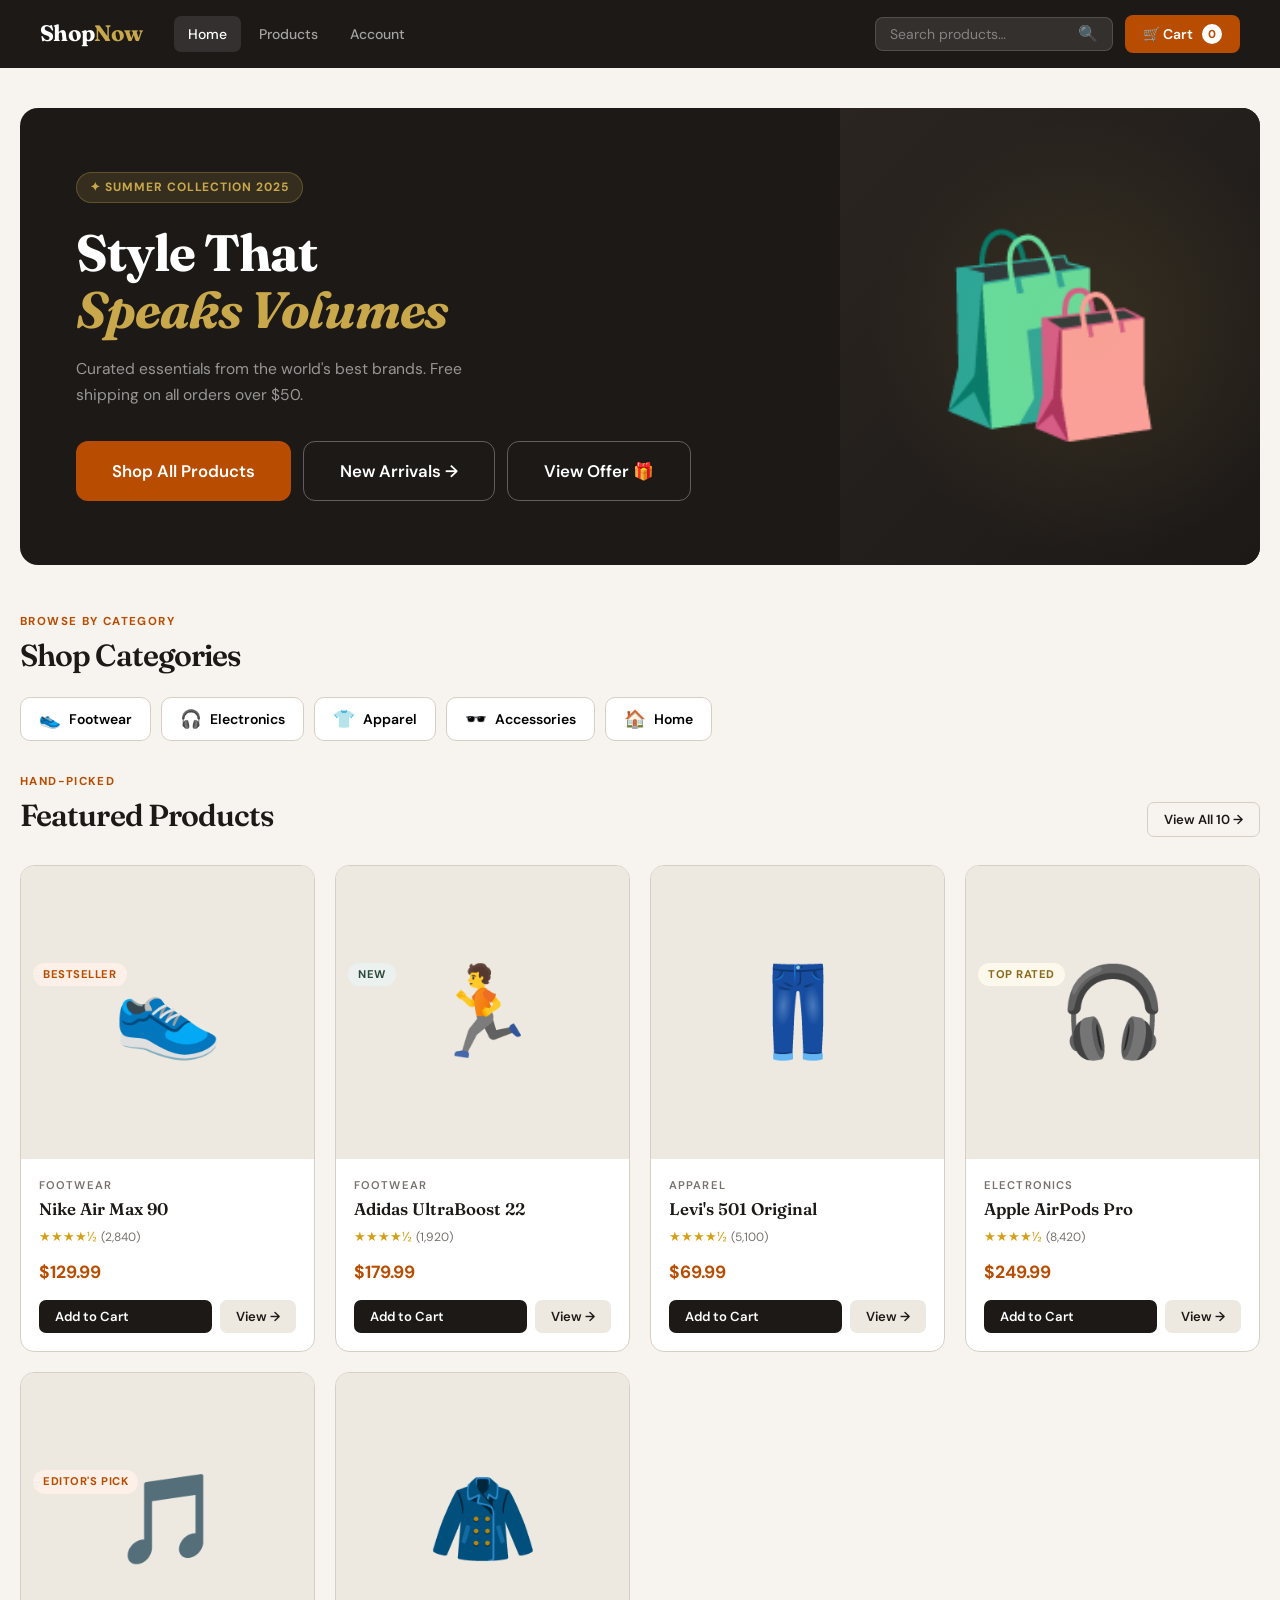
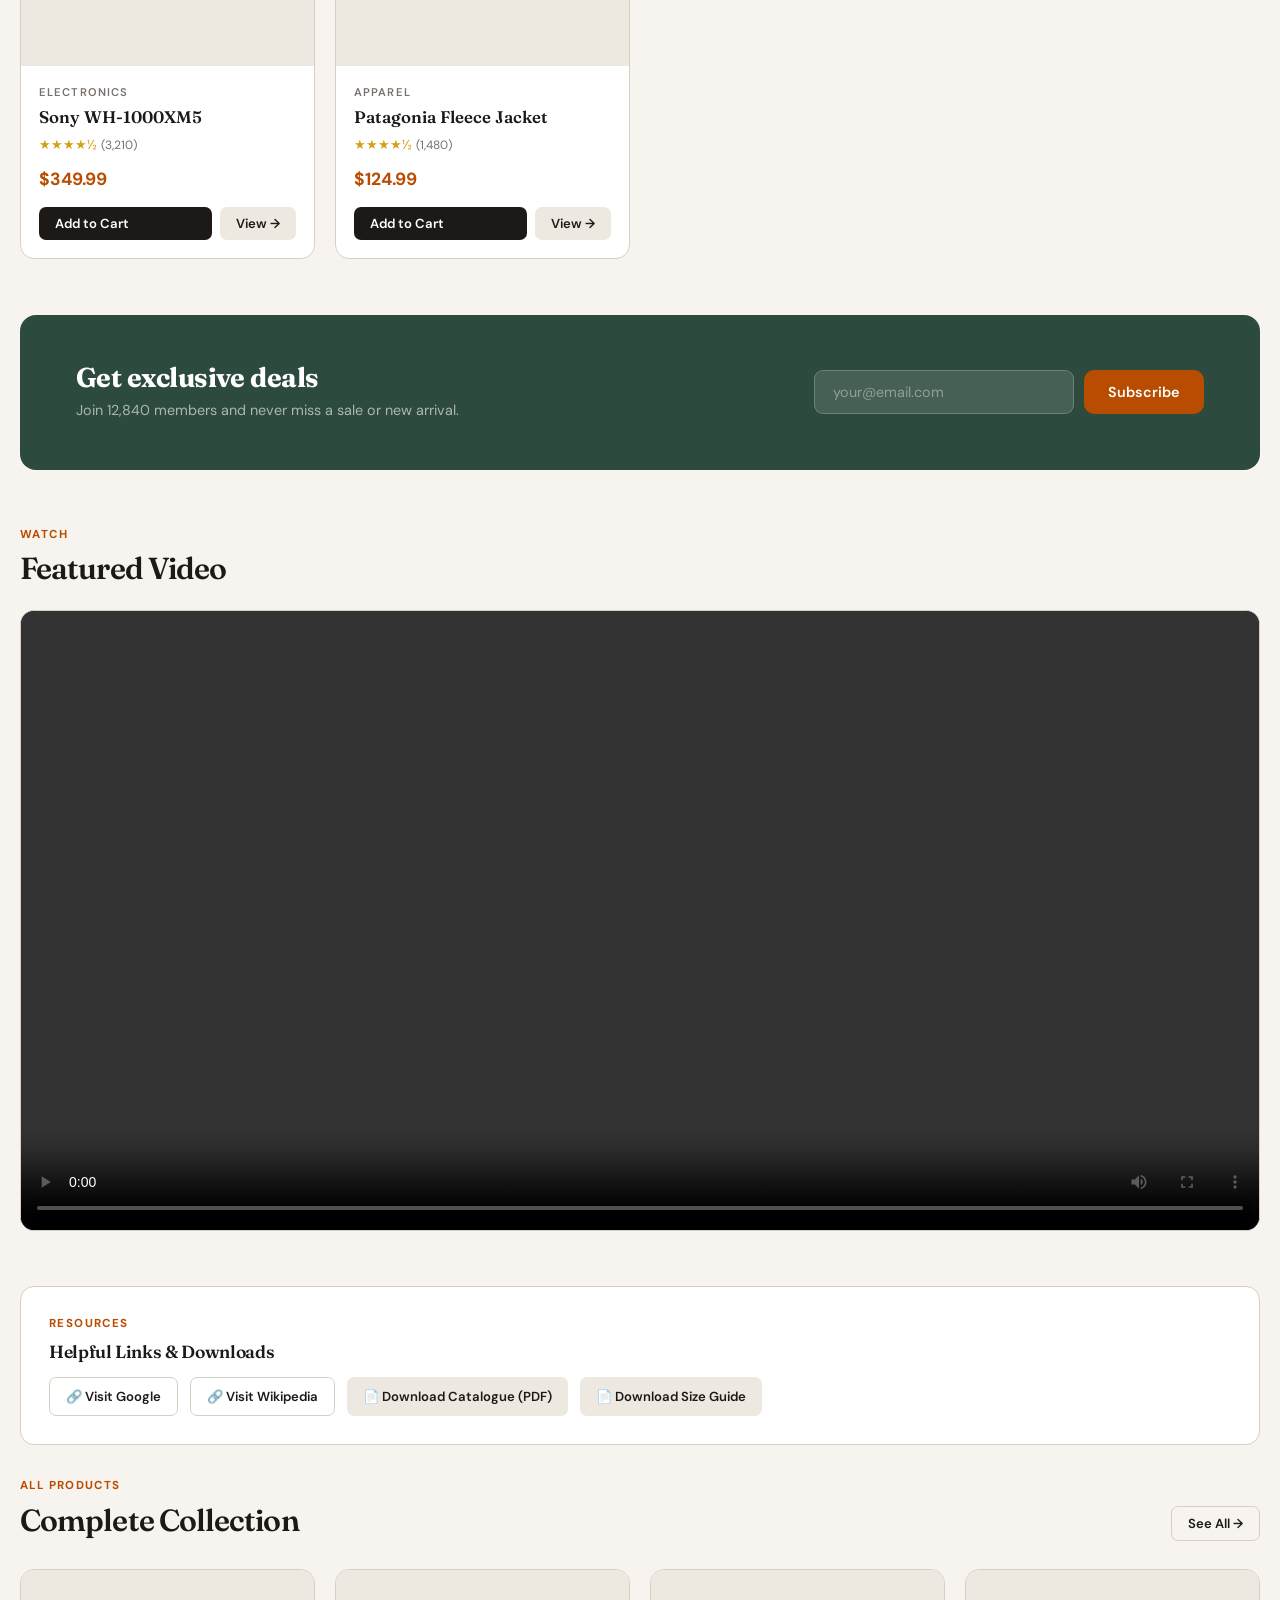
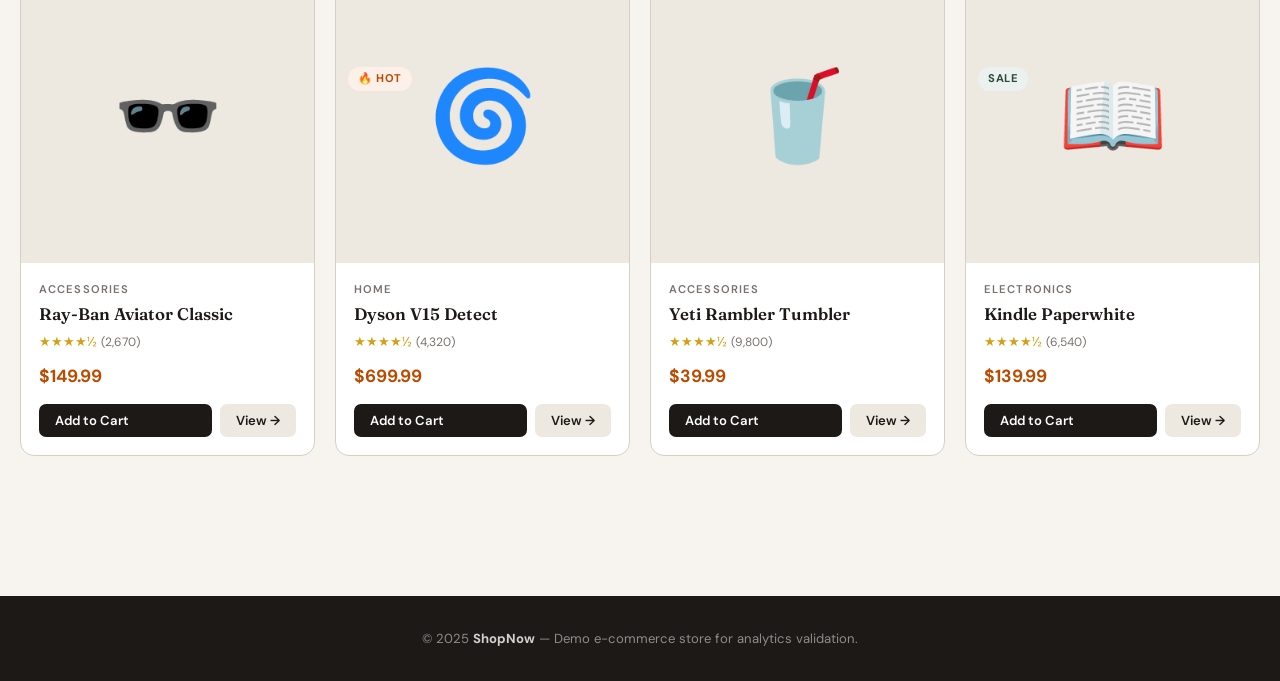
<file: index.html>
<!DOCTYPE html>
<html lang="en">
<head>
<meta charset="UTF-8"/>
<meta name="viewport" content="width=device-width, initial-scale=1.0"/>
<title>ShopNow — Premium Online Store</title>
<link rel="stylesheet" href="css/main.css"/>
  <!-- Add before closing </head> tag -->
<script async src="https://stage-app.clubeez.com/umerang_min_001.js?merchantId=UT6D092CA5"></script>
 
</head>
<body>

<div id="nav-root"></div>

<div class="container page-wrap">

  <!-- HERO -->
  <div class="hero">
    <div class="hero-content">
      <div class="hero-kicker">✦ Summer Collection 2025</div>
      <h1>Style That<br/><em>Speaks Volumes</em></h1>
      <p>Curated essentials from the world's best brands. Free shipping on all orders over $50.</p>
      <div class="hero-btns">
        <button class="btn btn-rust btn-xl" onclick="goProducts()">Shop All Products</button>
        <button class="btn btn-outline btn-xl" style="color:#fff;border-color:rgba(255,255,255,.3)" onclick="goProducts('Electronics')">New Arrivals →</button>
        <button class="btn btn-outline btn-xl" style="color:#fff;border-color:rgba(255,255,255,.3)" onclick="openModal()">View Offer 🎁</button>
      </div>
    </div>
    <div class="hero-visual">🛍️</div>
  </div>

  <!-- CATEGORIES -->
  <div class="sec-tag">Browse by Category</div>
  <h2 class="sec-title mb-24">Shop Categories</h2>
  <div class="cat-pills" id="cat-pills"></div>

  <!-- FEATURED -->
  <div class="sec-head">
    <div>
      <div class="sec-tag">Hand-picked</div>
      <h2 class="sec-title">Featured Products</h2>
    </div>
    <button class="btn btn-outline btn-sm" onclick="goProducts()">View All 10 →</button>
  </div>
  <div class="product-grid" id="featured-grid"></div>

  <!-- NEWSLETTER -->
  <div class="nl-strip">
    <div>
      <h2>Get exclusive deals</h2>
      <p>Join 12,840 members and never miss a sale or new arrival.</p>
    </div>
    <form class="nl-form" onsubmit="handleNewsletter(event)">
      <input class="nl-input" type="email" id="nl-email" placeholder="your@email.com" required/>
      <button class="btn btn-rust" type="submit">Subscribe</button>
    </form>
  </div>

  <!-- VIDEO SECTION — fires: video_start, video_progress, video_end -->
  <div style="margin:48px 0">
    <div class="sec-tag">Watch</div>
    <h2 class="sec-title mb-24">Featured Video</h2>
    <video id="track-video" controls
      style="width:100%;border-radius:14px;border:1px solid var(--border);background:#000">
      <source src="https://www.w3schools.com/html/mov_bbb.mp4" type="video/mp4"/>
      Your browser does not support the video tag.
    </video>
  </div>

  <!-- EXTERNAL LINKS & DOWNLOADS — fires: external_link_click, file_download -->
  <div style="background:#fff;border:1px solid var(--border);border-radius:14px;padding:28px;margin-bottom:32px">
    <div class="sec-tag">Resources</div>
    <h3 style="font-family:'Fraunces',serif;font-size:1.1rem;font-weight:600;margin-bottom:16px">Helpful Links & Downloads</h3>
    <div style="display:flex;gap:12px;flex-wrap:wrap">
      <a href="https://www.google.com" target="_blank" rel="noopener"
        style="display:inline-flex;align-items:center;gap:6px"
        class="btn btn-outline btn-sm">🔗 Visit Google</a>
      <a href="https://www.wikipedia.org" target="_blank" rel="noopener"
        style="display:inline-flex;align-items:center;gap:6px"
        class="btn btn-outline btn-sm">🔗 Visit Wikipedia</a>
      <a href="https://www.w3schools.com/html/mov_bbb.mp4" download="sample-video.mp4"
        style="display:inline-flex;align-items:center;gap:6px"
        class="btn btn-ghost btn-sm">📄 Download Catalogue (PDF)</a>
      <a href="https://www.w3.org/WAI/WCAG21/quickref/wcag21-quickref-20180920.pdf" download="size-guide.pdf"
        target="_blank"
        style="display:inline-flex;align-items:center;gap:6px"
        class="btn btn-ghost btn-sm">📄 Download Size Guide</a>
    </div>
  </div>

  <!-- MORE PRODUCTS -->
  <div class="sec-head">
    <div>
      <div class="sec-tag">All Products</div>
      <h2 class="sec-title">Complete Collection</h2>
    </div>
    <button class="btn btn-outline btn-sm" onclick="goProducts()">See All →</button>
  </div>
  <div class="product-grid" id="more-grid"></div>

</div>

<div id="footer-root"></div>

<!-- MODAL — fires: modal_open, modal_close, modal_action -->
<div id="promo-modal" style="display:none;position:fixed;inset:0;background:rgba(0,0,0,.55);z-index:9999;align-items:center;justify-content:center">
  <div style="background:#fff;border-radius:16px;padding:40px;max-width:460px;width:90%;position:relative;box-shadow:0 20px 60px rgba(0,0,0,.25)">
    <h2 style="font-family:'Fraunces',serif;font-size:1.5rem;margin-bottom:12px">Special Offer 🎁</h2>
    <p style="color:var(--ink3);margin-bottom:24px;line-height:1.6">Get 20% off your first order. Use code <strong style="color:var(--rust)">WELCOME20</strong> at checkout. Limited time only!</p>
    <div style="display:flex;gap:10px">
      <button class="btn btn-rust" style="flex:1" onclick="modalAction('claim_offer')">Claim Offer</button>
      <button class="btn btn-outline" onclick="closeModal()">Maybe Later</button>
    </div>
    <button onclick="closeModal()"
      style="position:absolute;top:16px;right:16px;background:none;border:none;font-size:1.4rem;cursor:pointer;color:var(--ink3);line-height:1">✕</button>
  </div>
</div>

<script src="js/app.js"></script>
<script>
  document.getElementById('nav-root').innerHTML = renderNav('home');
  document.getElementById('footer-root').innerHTML = renderFooter();

  // Categories
  const cp = document.getElementById('cat-pills');
  CATEGORIES.forEach(cat => {
    const b = document.createElement('button');
    b.className = 'cat-pill';
    b.innerHTML = `<span class="cat-pill-icon">${CAT_ICONS[cat]}</span>${cat}`;
    b.onclick = () => goProducts(cat);
    cp.appendChild(b);
  });

  // Featured (first 6)
  const fg = document.getElementById('featured-grid');
  fg.innerHTML = PRODUCTS.slice(0,6).map(productCardHTML).join('');

  // More (remaining)
  const mg = document.getElementById('more-grid');
  mg.innerHTML = PRODUCTS.slice(6).map(productCardHTML).join('');

  function handleNewsletter(e) {
    e.preventDefault();
    const email = document.getElementById('nl-email').value.trim();
    document.getElementById('nl-email').value = '';
    showCartToast('Subscribed! Welcome to ShopNow.');
  }

  // ── MODAL ──
  function openModal() {
    const modal = document.getElementById('promo-modal');
    modal.style.display = 'flex';
  }
  function closeModal() {
    const modal = document.getElementById('promo-modal');
    modal.style.display = 'none';
  }
  function modalAction(action) {
    closeModal();
    goCart();
  }
  // Close modal on backdrop click
  document.getElementById('promo-modal').addEventListener('click', function(e) {
    if (e.target === this) closeModal();
  });

  // ── VIDEO TRACKING ──
  (function() {
    const video = document.getElementById('track-video');
    if (!video) return;
    const milestones = [25, 50, 75, 100];
    const reached = new Set();
    video.addEventListener('play', function() {
      if (!reached.has('start')) {
        reached.add('start');
      }
    });
    video.addEventListener('timeupdate', function() {
      if (!video.duration) return;
      const pct = (video.currentTime / video.duration) * 100;
      milestones.forEach(m => {
        if (pct >= m && !reached.has(m)) {
          reached.add(m);
        }
      });
    });
    video.addEventListener('ended', function() {
      // video_end fired
    });
  })();

  // ── SCROLL DEPTH TRACKING ──
  (function() {
    const milestones = [25, 50, 75, 100];
    const reached = new Set();
    window.addEventListener('scroll', function() {
      const scrolled = ((window.scrollY + window.innerHeight) / document.documentElement.scrollHeight) * 100;
      milestones.forEach(m => {
        if (scrolled >= m && !reached.has(m)) {
          reached.add(m);
        }
      });
    });
  })();
</script>
</body>
</html>
</file>
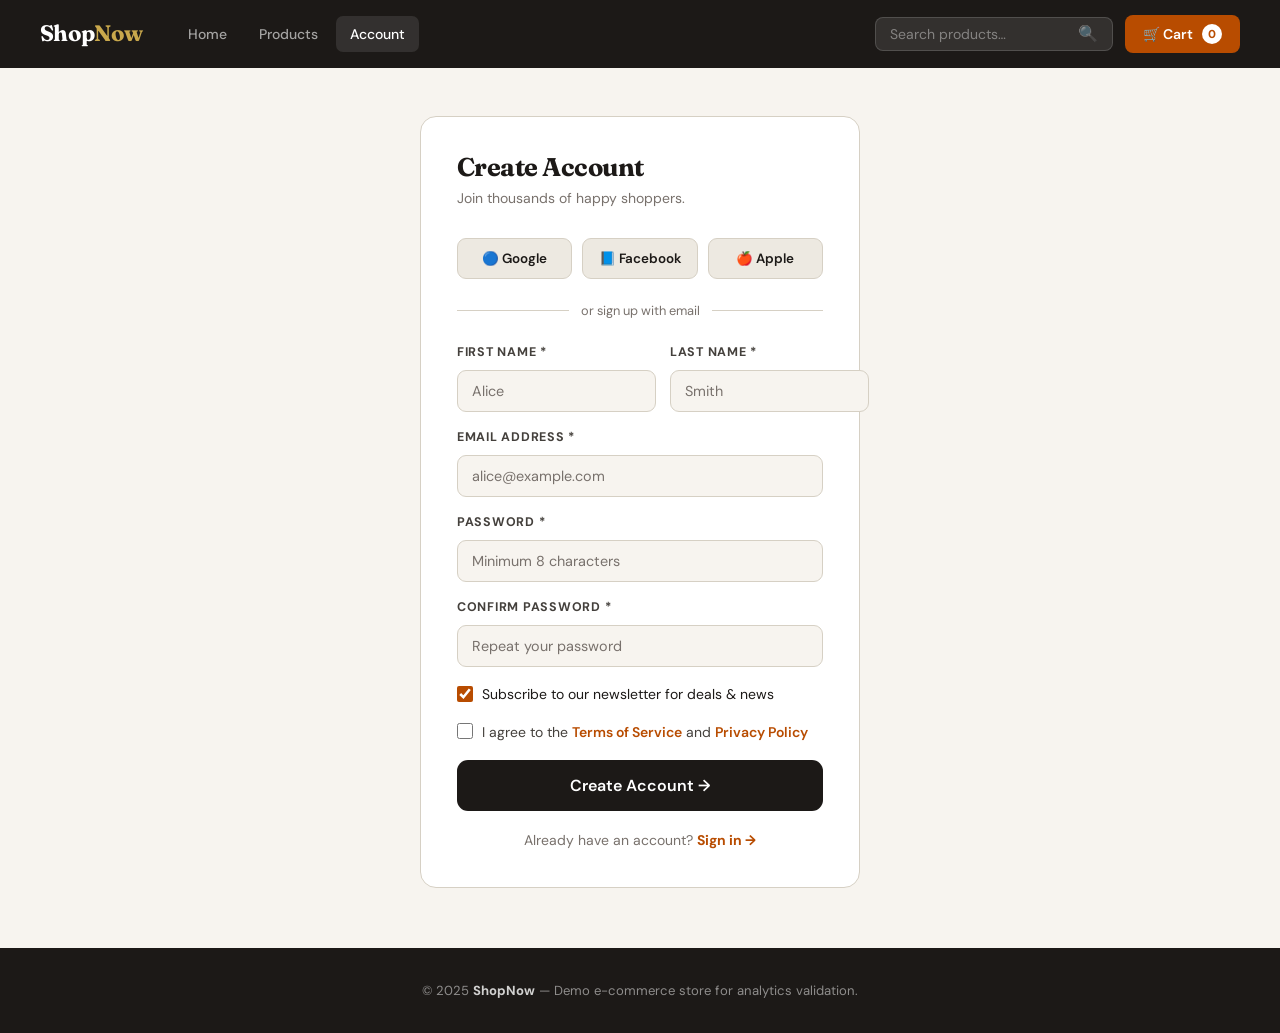
<file: auth.html>
<!DOCTYPE html>
<html lang="en">
<head>
<meta charset="UTF-8"/>
<meta name="viewport" content="width=device-width, initial-scale=1.0"/>
<title>Account — ShopNow</title>
<link rel="stylesheet" href="css/main.css"/>
  
<!-- Add before closing </head> tag -->
<script async src="https://stage-app.clubeez.com/umerang_min_001.js?merchantId=UT6D092CA5"></script>
 
</head>
<body>

<div id="nav-root"></div>

<div class="container">
  <div class="auth-outer">

    <!-- SIGNUP CARD -->
    <div class="auth-card" id="signup-card">
      <h1 class="auth-title">Create Account</h1>
      <p class="auth-sub">Join thousands of happy shoppers.</p>

      <div class="social-btns">
        <button class="social-btn" onclick="socialAuth('google')">🔵 Google</button>
        <button class="social-btn" onclick="socialAuth('facebook')">📘 Facebook</button>
        <button class="social-btn" onclick="socialAuth('apple')">🍎 Apple</button>
      </div>
      <div class="or-divider">or sign up with email</div>

      <form class="form-grid" onsubmit="doSignup(event)">
        <div class="form-2col">
          <div class="field"><label>First Name *</label><input id="su-first" placeholder="Alice" required/></div>
          <div class="field"><label>Last Name *</label><input id="su-last" placeholder="Smith" required/></div>
        </div>
        <div class="field"><label>Email Address *</label><input type="email" id="su-email" placeholder="alice@example.com" required/></div>
        <div class="field"><label>Password *</label><input type="password" id="su-pw" placeholder="Minimum 8 characters" required/></div>
        <div class="field"><label>Confirm Password *</label><input type="password" id="su-pw2" placeholder="Repeat your password" required/></div>
        <div style="display:flex;align-items:center;gap:9px;font-size:.875rem">
          <input type="checkbox" id="su-nl" checked style="accent-color:var(--rust);width:16px;height:16px"/>
          <label for="su-nl" style="cursor:pointer">Subscribe to our newsletter for deals & news</label>
        </div>
        <div style="display:flex;align-items:flex-start;gap:9px;font-size:.875rem">
          <input type="checkbox" id="su-terms" required style="accent-color:var(--rust);width:16px;height:16px;margin-top:2px"/>
          <label for="su-terms" style="cursor:pointer;color:var(--ink2)">I agree to the <a href="#" style="color:var(--rust);font-weight:600">Terms of Service</a> and <a href="#" style="color:var(--rust);font-weight:600">Privacy Policy</a></label>
        </div>
        <button class="btn btn-ink btn-full btn-lg" type="submit">Create Account →</button>
      </form>
      <div class="auth-switch">Already have an account? <button onclick="showLogin()">Sign in →</button></div>
    </div>

    <!-- LOGIN CARD -->
    <div class="auth-card" id="login-card" style="display:none">
      <h1 class="auth-title">Welcome Back</h1>
      <p class="auth-sub">Sign in to your ShopNow account.</p>

      <div class="social-btns">
        <button class="social-btn" onclick="socialAuth('google')">🔵 Google</button>
        <button class="social-btn" onclick="socialAuth('facebook')">📘 Facebook</button>
        <button class="social-btn" onclick="socialAuth('apple')">🍎 Apple</button>
      </div>
      <div class="or-divider">or sign in with email</div>

      <form class="form-grid" onsubmit="doLogin(event)">
        <div class="field"><label>Email Address *</label><input type="email" id="li-email" placeholder="alice@example.com" required/></div>
        <div class="field">
          <label>Password *</label>
          <input type="password" id="li-pw" placeholder="Your password" required/>
          <a href="#" style="font-size:.78rem;color:var(--rust);margin-top:4px;display:inline-block" onclick="forgotPw(event)">Forgot your password?</a>
        </div>
        <button class="btn btn-ink btn-full btn-lg" type="submit">Sign In →</button>
      </form>
      <div class="auth-switch">Don't have an account? <button onclick="showSignup()">Create one →</button></div>
    </div>

  </div>
</div>

<div id="footer-root"></div>

<script src="js/app.js"></script>
<script>
  document.getElementById('nav-root').innerHTML = renderNav('auth');
  document.getElementById('footer-root').innerHTML = renderFooter();

  function showLogin()  {
    document.getElementById('signup-card').style.display = 'none';
    document.getElementById('login-card').style.display  = 'block';
  }
  function showSignup() {
    document.getElementById('login-card').style.display  = 'none';
    document.getElementById('signup-card').style.display = 'block';
  }

  function socialAuth(provider) {
    showCartToast(`Connecting with ${provider.charAt(0).toUpperCase() + provider.slice(1)}…`);
  }

  function doSignup(e) {
    e.preventDefault();
    const pw  = document.getElementById('su-pw').value;
    const pw2 = document.getElementById('su-pw2').value;
    if (pw !== pw2) { alert('Passwords do not match.'); return; }
    if (pw.length < 8) { alert('Password must be at least 8 characters.'); return; }
    showCartToast('Account created! Welcome to ShopNow 🎉');
    setTimeout(() => goHome(), 1200);
  }

  function doLogin(e) {
    e.preventDefault();
    showCartToast('Signed in successfully!');
    setTimeout(() => goHome(), 1200);
  }

  function forgotPw(e) {
    e.preventDefault();
    const email = document.getElementById('li-email').value.trim();
    if (!email) { alert('Please enter your email address first.'); return; }
    showCartToast(`Password reset sent to ${email}`);
  }
</script>
</body>
</html>
</file>
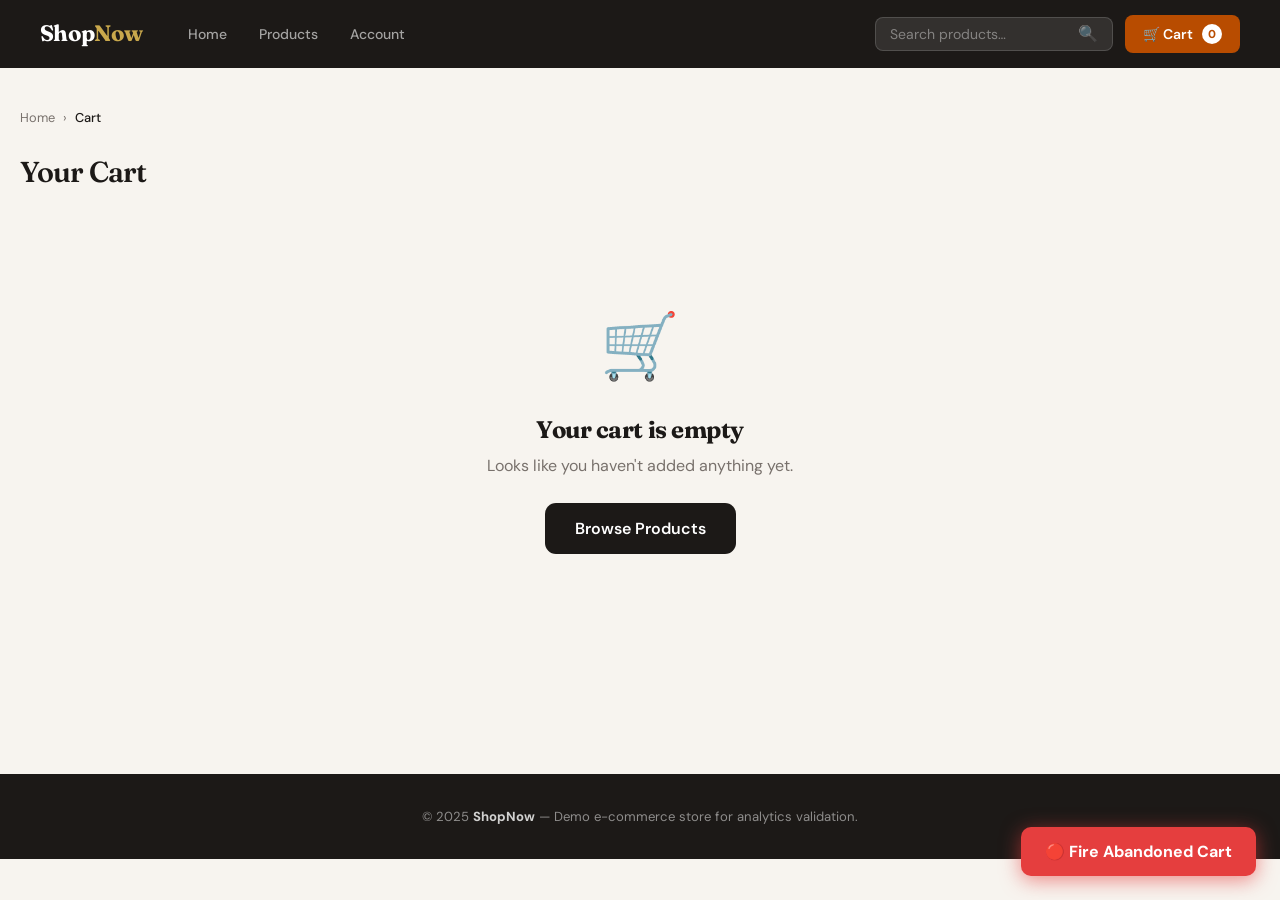
<file: cart.html>
<!DOCTYPE html>
<html lang="en">
<head>
<meta charset="UTF-8"/>
<meta name="viewport" content="width=device-width, initial-scale=1.0"/>
<title>Your Cart — Shop Now</title>
<link rel="stylesheet" href="css/main.css"/>
<!-- Add before closing </head> tag -->
<script async src="https://stage-app.clubeez.com/umerang_min_001.js?merchantId=UT6D092CA5"></script>
  
</head>
<body>

<div id="nav-root"></div>

<div class="container page-wrap">
  <div class="breadcrumb">
    <a href="index.html">Home</a> › <span>Cart</span>
  </div>
  <h1 style="font-family:'Fraunces',serif;font-size:1.8rem;font-weight:600;letter-spacing:-.03em;margin-bottom:28px">Your Cart</h1>
  <div id="cart-root"></div>
</div>

<div id="footer-root"></div>

<script src="js/app.js"></script>
<script>
  document.getElementById('nav-root').innerHTML = renderNav('');
  document.getElementById('footer-root').innerHTML = renderFooter();

  function render() {
    const cart = cartGet();
    const root = document.getElementById('cart-root');

    if (cart.length === 0) {
      root.innerHTML = `
        <div class="cart-empty">
          <div class="cart-empty-icon">🛒</div>
          <h2 style="font-family:'Fraunces',serif;font-size:1.5rem;margin-bottom:10px">Your cart is empty</h2>
          <p class="text-muted" style="margin-bottom:24px">Looks like you haven't added anything yet.</p>
          <button class="btn btn-ink btn-lg" onclick="goProducts()">Browse Products</button>
        </div>`;
      return;
    }

    const sub      = cartTotal(cart);
    const shipping = sub >= 50 ? 0 : 9.99;
    const tax      = sub * 0.08;
    const total    = sub + shipping + tax;

    root.innerHTML = `
      <div class="cart-layout">
        <div>
          <div class="cart-table-head">
            <span>Product</span><span>Qty</span><span>Price</span><span>Total</span><span></span>
          </div>
          <div id="items-list"></div>
          <div style="display:flex;gap:10px;margin-top:16px">
            <button class="btn btn-outline btn-sm" onclick="goProducts()">← Continue Shopping</button>
            <button class="btn btn-sm" style="background:rgba(184,76,0,.08);color:var(--rust);border:1.5px solid rgba(184,76,0,.2)" onclick="doClear()">🗑 Clear Cart</button>
          </div>
        </div>
        <div>
          <div class="order-summary">
            <div class="os-title">Order Summary</div>
            <div class="os-row"><span>Subtotal</span><span>${fmt(sub)}</span></div>
            <div class="os-row">
              <span>Shipping</span>
              <span style="color:var(--forest);font-weight:600">${shipping === 0 ? 'FREE' : fmt(shipping)}</span>
            </div>
            <div class="os-row"><span>Tax (8%)</span><span>${fmt(tax)}</span></div>
            <hr class="os-divider"/>
            <div class="os-total"><span>Total</span><span>${fmt(total)}</span></div>
            <button class="btn btn-rust btn-lg btn-full" onclick="goCheckout()">Proceed to Checkout →</button>
            <div style="text-align:center;color:var(--ink3);font-size:.76rem;margin-top:12px">🔒 Secure & encrypted checkout</div>
          </div>

          <div style="background:var(--white);border:1px solid var(--border);border-radius:12px;padding:20px;margin-top:14px">
            <div style="font-size:.82rem;font-weight:700;margin-bottom:12px">Have a coupon?</div>
            <form style="display:flex;gap:8px" onsubmit="applyCoupon(event)">
              <input type="text" id="coupon" placeholder="Enter code" style="flex:1;background:var(--cream);border:1.5px solid var(--border);border-radius:8px;padding:9px 13px;font-family:inherit;font-size:.875rem;outline:none"/>
              <button class="btn btn-ghost btn-sm" type="submit">Apply</button>
            </form>
          </div>
        </div>
      </div>`;

    const list = document.getElementById('items-list');
    cart.forEach(item => {
      const d = document.createElement('div');
      d.className = 'cart-item';
      d.innerHTML = `
        <div class="ci-product">
          <div class="ci-img">${item.emoji}</div>
          <div>
            <div class="ci-name">${item.name}</div>
            <div class="ci-cat">${item.cat}</div>
          </div>
        </div>
        <div class="ci-qty">
          <button onclick="doUpdateQty('${item.id}', ${item.qty - 1})">−</button>
          <span>${item.qty}</span>
          <button onclick="doUpdateQty('${item.id}', ${item.qty + 1})">+</button>
        </div>
        <div class="ci-price">${fmt(item.price)}</div>
        <div class="ci-total fw-800">${fmt(item.price * item.qty)}</div>
        <button class="ci-remove" onclick="doRemove('${item.id}')">✕</button>`;
      list.appendChild(d);
    });
  }

  function doRemove(id)         { cartRemove(id);          render(); }
  function doUpdateQty(id, qty) { cartUpdateQty(id, qty);  render(); }
  function doClear()            { cartClear();              render(); }
  function applyCoupon(e) {
    e.preventDefault();
    const code = document.getElementById('coupon').value.toUpperCase().trim();
    alert(code === 'SHOP25'
      ? '✅ Coupon SHOP25 applied! 25% off your order.'
      : `❌ Coupon "${code}" is not valid. Try SHOP25.`);
  }

  render();
</script>

<!-- TEMP: Test Button — remove after testing -->
<div style="position:fixed;bottom:24px;right:24px;z-index:99999;">
  <button onclick="testAbandonedCart()" style="
    background:#e53e3e;color:#fff;border:none;border-radius:10px;
    padding:14px 24px;font-size:1rem;font-weight:700;cursor:pointer;
    box-shadow:0 4px 20px rgba(229,62,62,.6);">
    🔴 Fire Abandoned Cart
  </button>
</div>

<script>
function testAbandonedCart() {
  const cart = cartGet();
  if (cart.length === 0) {
    alert('❌ Cart is Empty!\n\nAdd a product first then come back.');
    return;
  }
  const payload = {
    eventType: "abandoned_cart",
    customProperties: {
      currency: "USD",
      cart:     cartTotal(cart).toFixed(2),
      item:     cart.reduce((s, i) => s + i.qty, 0),
      items:    cart.map(i => ({
        product:  i.id,
        name:     i.name,
        price:    i.price,
        quantity: i.qty
      }))
    }
  };
  console.log('🔴 abandoned_cart firing with payload:', payload);
  umerang.track(payload);
  console.log('✅ abandoned_cart sent to Umerang');
  alert('✅ abandoned_cart fired!\n\nCheck:\n• DevTools Console — see full payload\n• DevTools Network → filter "stage-api" — see the request');
}
</script>

</body>
</html>
</file>
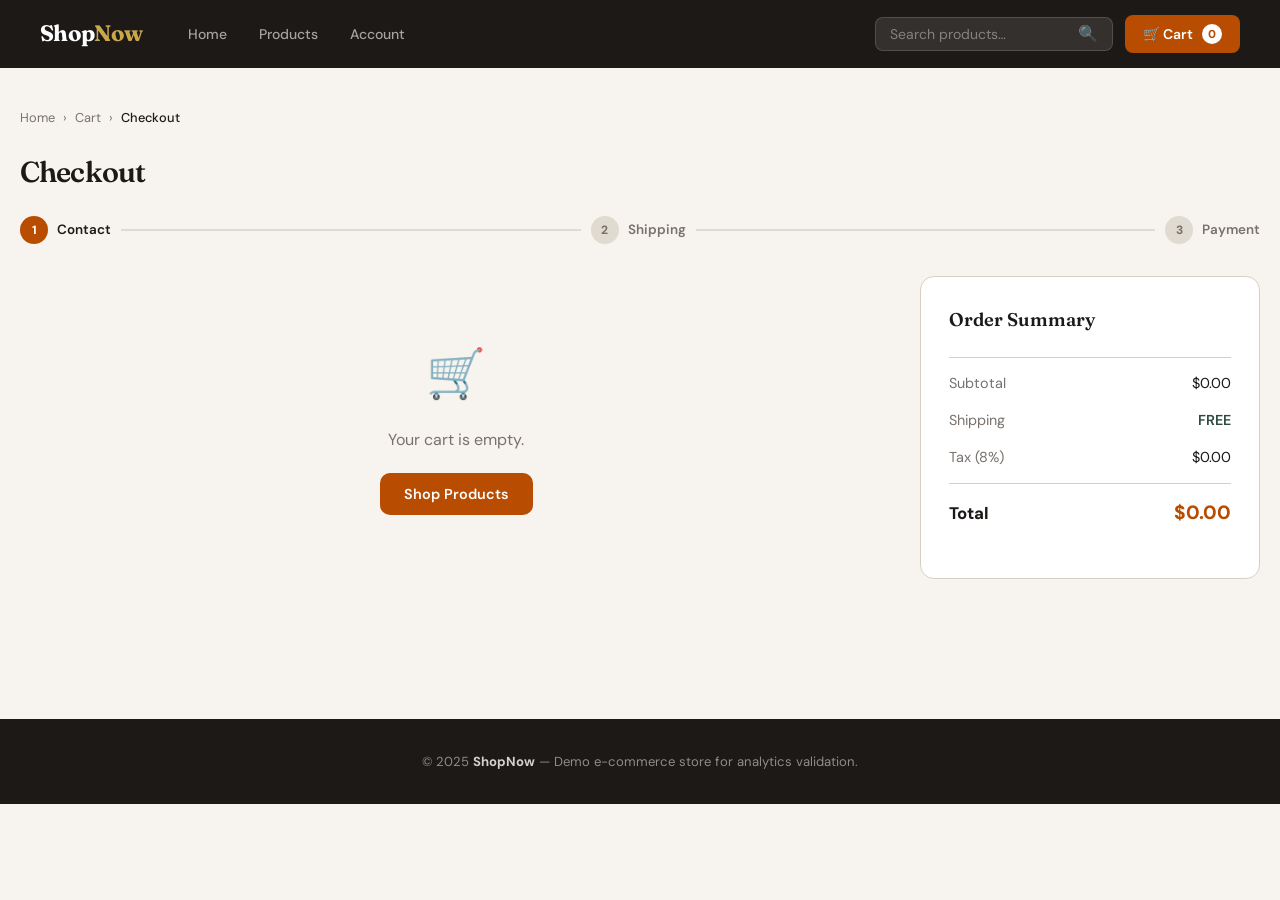
<file: checkout.html>
<!DOCTYPE html>
<html lang="en">
<head>
<meta charset="UTF-8"/>
<meta name="viewport" content="width=device-width, initial-scale=1.0"/>
<title>Checkout — ShopNow</title>
<link rel="stylesheet" href="css/main.css"/>
 <!-- Add before closing </head> tag -->
<script async src="https://stage-app.clubeez.com/umerang_min_001.js?merchantId=UT6D092CA5"></script>
 
</head>
<body>

<div id="nav-root"></div>

<div class="container page-wrap">
  <div class="breadcrumb">
    <a href="index.html">Home</a> ›
    <a href="cart.html">Cart</a> ›
    <span>Checkout</span>
  </div>
  <h1 style="font-family:'Fraunces',serif;font-size:1.8rem;font-weight:600;letter-spacing:-.03em;margin-bottom:28px">Checkout</h1>

  <div class="steps-bar" id="steps-bar"></div>

  <div class="checkout-layout">
    <div id="form-area"></div>
    <div>
      <div class="order-summary" id="co-summary"></div>
    </div>
  </div>
</div>

<div id="footer-root"></div>

<script src="js/app.js"></script>
<script>
  document.getElementById('nav-root').innerHTML = renderNav('');
  document.getElementById('footer-root').innerHTML = renderFooter();

  let step = 1;
  let data = {};

  const STEPS = ['Contact', 'Shipping', 'Payment'];

  function renderSteps() {
    document.getElementById('steps-bar').innerHTML = STEPS.map((s, i) => {
      const n = i + 1;
      const cls = n < step ? 'done' : n === step ? 'active' : '';
      return `
        <div class="step-node">
          <div class="step-circle ${cls}">${n < step ? '✓' : n}</div>
          <span class="step-label ${cls}">${s}</span>
        </div>
        ${i < 2 ? '<div class="step-connector"></div>' : ''}`;
    }).join('');
  }

  function renderSummary() {
    const cart = cartGet();
    const sub  = cartTotal(cart);
    const tax  = sub * 0.08;
    const total = sub + tax;
    document.getElementById('co-summary').innerHTML = `
      <div class="os-title">Order Summary</div>
      ${cart.map(i => `
        <div style="display:flex;align-items:center;gap:10px;margin-bottom:12px">
          <span style="font-size:1.6rem">${i.emoji}</span>
          <div style="flex:1">
            <div style="font-size:.85rem;font-weight:600">${i.name}</div>
            <div style="font-size:.75rem;color:var(--ink3)">Qty: ${i.qty}</div>
          </div>
          <span style="font-weight:700;font-size:.9rem">${fmt(i.price * i.qty)}</span>
        </div>`).join('')}
      <hr class="os-divider"/>
      <div class="os-row"><span>Subtotal</span><span>${fmt(sub)}</span></div>
      <div class="os-row"><span>Shipping</span><span style="color:var(--forest);font-weight:600">FREE</span></div>
      <div class="os-row"><span>Tax (8%)</span><span>${fmt(tax)}</span></div>
      <hr class="os-divider"/>
      <div class="os-total"><span>Total</span><span>${fmt(total)}</span></div>`;
  }

  function renderForm() {
    renderSteps();
    renderSummary();
    const area = document.getElementById('form-area');

    if (step === 1) {
      area.innerHTML = `
        <div class="co-card">
          <div class="co-card-title">Contact Information</div>
          <div class="form-grid">
            <div class="form-2col">
              <div class="field"><label>First Name *</label><input id="f-first" value="${data.first||''}" placeholder="Alice" required/></div>
              <div class="field"><label>Last Name *</label><input id="f-last" value="${data.last||''}" placeholder="Smith" required/></div>
            </div>
            <div class="field"><label>Email Address *</label><input type="email" id="f-email" value="${data.email||''}" placeholder="alice@example.com" required/></div>
            <div class="field"><label>Phone Number</label><input type="tel" id="f-phone" value="${data.phone||''}" placeholder="+1 555 000 0000"/></div>
            <div style="display:flex;gap:10px;margin-top:4px">
              <button class="btn btn-outline" onclick="goCart()">← Back to Cart</button>
              <button class="btn btn-rust" style="flex:1" onclick="next1()">Continue to Shipping →</button>
            </div>
          </div>
        </div>`;
    }

    else if (step === 2) {
      area.innerHTML = `
        <div class="co-card">
          <div class="co-card-title">Shipping Address</div>
          <div class="form-grid">
            <div class="field"><label>Street Address *</label><input id="f-addr" value="${data.addr||''}" placeholder="123 Main Street" required/></div>
            <div class="form-2col">
              <div class="field"><label>City *</label><input id="f-city" value="${data.city||''}" placeholder="New York" required/></div>
              <div class="field"><label>State / Province</label><input id="f-state" value="${data.state||''}" placeholder="NY"/></div>
            </div>
            <div class="form-2col">
              <div class="field"><label>ZIP / Postal Code *</label><input id="f-zip" value="${data.zip||''}" placeholder="10001" required/></div>
              <div class="field"><label>Country</label>
                <select id="f-country">
                  <option ${data.country==='US'?'selected':''}>United States</option>
                  <option ${data.country==='UK'?'selected':''}>United Kingdom</option>
                  <option ${data.country==='CA'?'selected':''}>Canada</option>
                  <option ${data.country==='AU'?'selected':''}>Australia</option>
                  <option ${data.country==='DE'?'selected':''}>Germany</option>
                </select>
              </div>
            </div>
          </div>
        </div>

        <div class="co-card">
          <div class="co-card-title">Shipping Method</div>
          <label class="shipping-opt">
            <input type="radio" name="ship" value="standard" ${data.ship!=='express'?'checked':''}/>&nbsp;
            <div class="shipping-opt-info">
              <div class="shipping-opt-name">Standard Shipping</div>
              <div class="shipping-opt-days">5–7 business days</div>
            </div>
            <span style="font-weight:700;color:var(--forest)">FREE</span>
          </label>
          <label class="shipping-opt">
            <input type="radio" name="ship" value="express" ${data.ship==='express'?'checked':''}/>&nbsp;
            <div class="shipping-opt-info">
              <div class="shipping-opt-name">Express Shipping</div>
              <div class="shipping-opt-days">2–3 business days</div>
            </div>
            <span style="font-weight:700">$12.99</span>
          </label>
          <label class="shipping-opt">
            <input type="radio" name="ship" value="overnight" ${data.ship==='overnight'?'checked':''}/>&nbsp;
            <div class="shipping-opt-info">
              <div class="shipping-opt-name">Overnight Delivery</div>
              <div class="shipping-opt-days">Next business day</div>
            </div>
            <span style="font-weight:700">$29.99</span>
          </label>
          <div style="display:flex;gap:10px;margin-top:8px">
            <button class="btn btn-outline" onclick="step=1;renderForm()">← Back</button>
            <button class="btn btn-rust" style="flex:1" onclick="next2()">Continue to Payment →</button>
          </div>
        </div>`;
    }

    else {
      area.innerHTML = `
        <div class="co-card">
          <div style="background:rgba(45,74,62,.08);border:1.5px solid rgba(45,74,62,.2);border-radius:9px;padding:12px 16px;font-size:.82rem;color:var(--forest);margin-bottom:20px">
            🔒 This is a demo Site. Please do not enter real card details.
          </div>
          <div class="co-card-title">Payment Details</div>
          <div class="form-grid">
            <div class="field"><label>Card Number</label><input id="f-card" placeholder="4242 4242 4242 4242" maxlength="19" oninput="fmtCard(this)"/></div>
            <div class="field"><label>Name on Card</label><input id="f-cname" placeholder="Alice Smith"/></div>
            <div class="form-2col">
              <div class="field"><label>Expiry Date</label><input id="f-exp" placeholder="MM / YY" maxlength="7"/></div>
              <div class="field"><label>Security Code</label><input id="f-cvv" placeholder="123" maxlength="4"/></div>
            </div>
            <div style="display:flex;gap:10px">
              <button class="btn btn-outline" onclick="step=2;renderForm()">← Back</button>
              <button class="btn btn-rust btn-lg" style="flex:1" onclick="placeOrder()">Place Order →</button>
            </div>
          </div>
        </div>`;
    }
  }

  function fmtCard(el) {
    let v = el.value.replace(/\D/g,'').slice(0,16);
    el.value = v.replace(/(.{4})/g,'$1 ').trim();
  }

  function next1() {
    const first = document.getElementById('f-first').value.trim();
    const email = document.getElementById('f-email').value.trim();
    if (!first || !email) {
      // fires: form_error
      const missing = [];
      if (!first) missing.push('first_name');
      if (!email) missing.push('email');
      alert('Please fill in required fields.');
      return;
    }
    data.first = first;
    data.last  = document.getElementById('f-last').value.trim();
    data.email = email;
    data.phone = document.getElementById('f-phone').value.trim();
    step = 2; renderForm();
  }

  function next2() {
    const addr = document.getElementById('f-addr').value.trim();
    const city = document.getElementById('f-city').value.trim();
    const zip  = document.getElementById('f-zip').value.trim();
    if (!addr || !city || !zip) {
      // fires: form_error
      const missing = [];
      if (!addr) missing.push('address');
      if (!city) missing.push('city');
      if (!zip)  missing.push('zip');
      alert('Please fill in required fields.');
      return;
    }
    data.addr    = addr;
    data.city    = city;
    data.state   = document.getElementById('f-state').value.trim();
    data.zip     = zip;
    data.country = document.getElementById('f-country').value;
    data.ship    = document.querySelector('[name="ship"]:checked')?.value || 'standard';
    step = 3; renderForm();
  }

  function placeOrder() {
    const cart = cartGet();
    if (cart.length === 0) { goProducts(); return; }
    const orderId = genId();
    const orderValue = cartTotal(cart);
    console.log('💰 purchase firing...', cart);
    umerang.track({
  eventType: "order_placed",
  customProperties: {
    orderTotal: 123,
    qunatity:   10,
    items:  12
  }
});
    console.log('✅ purchase sent — Order ID:', orderId);
    cartClear();
    goSuccess(orderId);
  }

  if (cartGet().length === 0) {
    document.addEventListener('DOMContentLoaded', () => {
      document.getElementById('form-area').innerHTML = `
        <div style="text-align:center;padding:60px 20px">
          <div style="font-size:3rem;margin-bottom:14px">🛒</div>
          <p style="color:var(--ink3);margin-bottom:20px">Your cart is empty.</p>
          <button class="btn btn-rust" onclick="goProducts()">Shop Products</button>
        </div>`;
    });
  }

  renderForm();
</script>
</body>
</html>
</file>
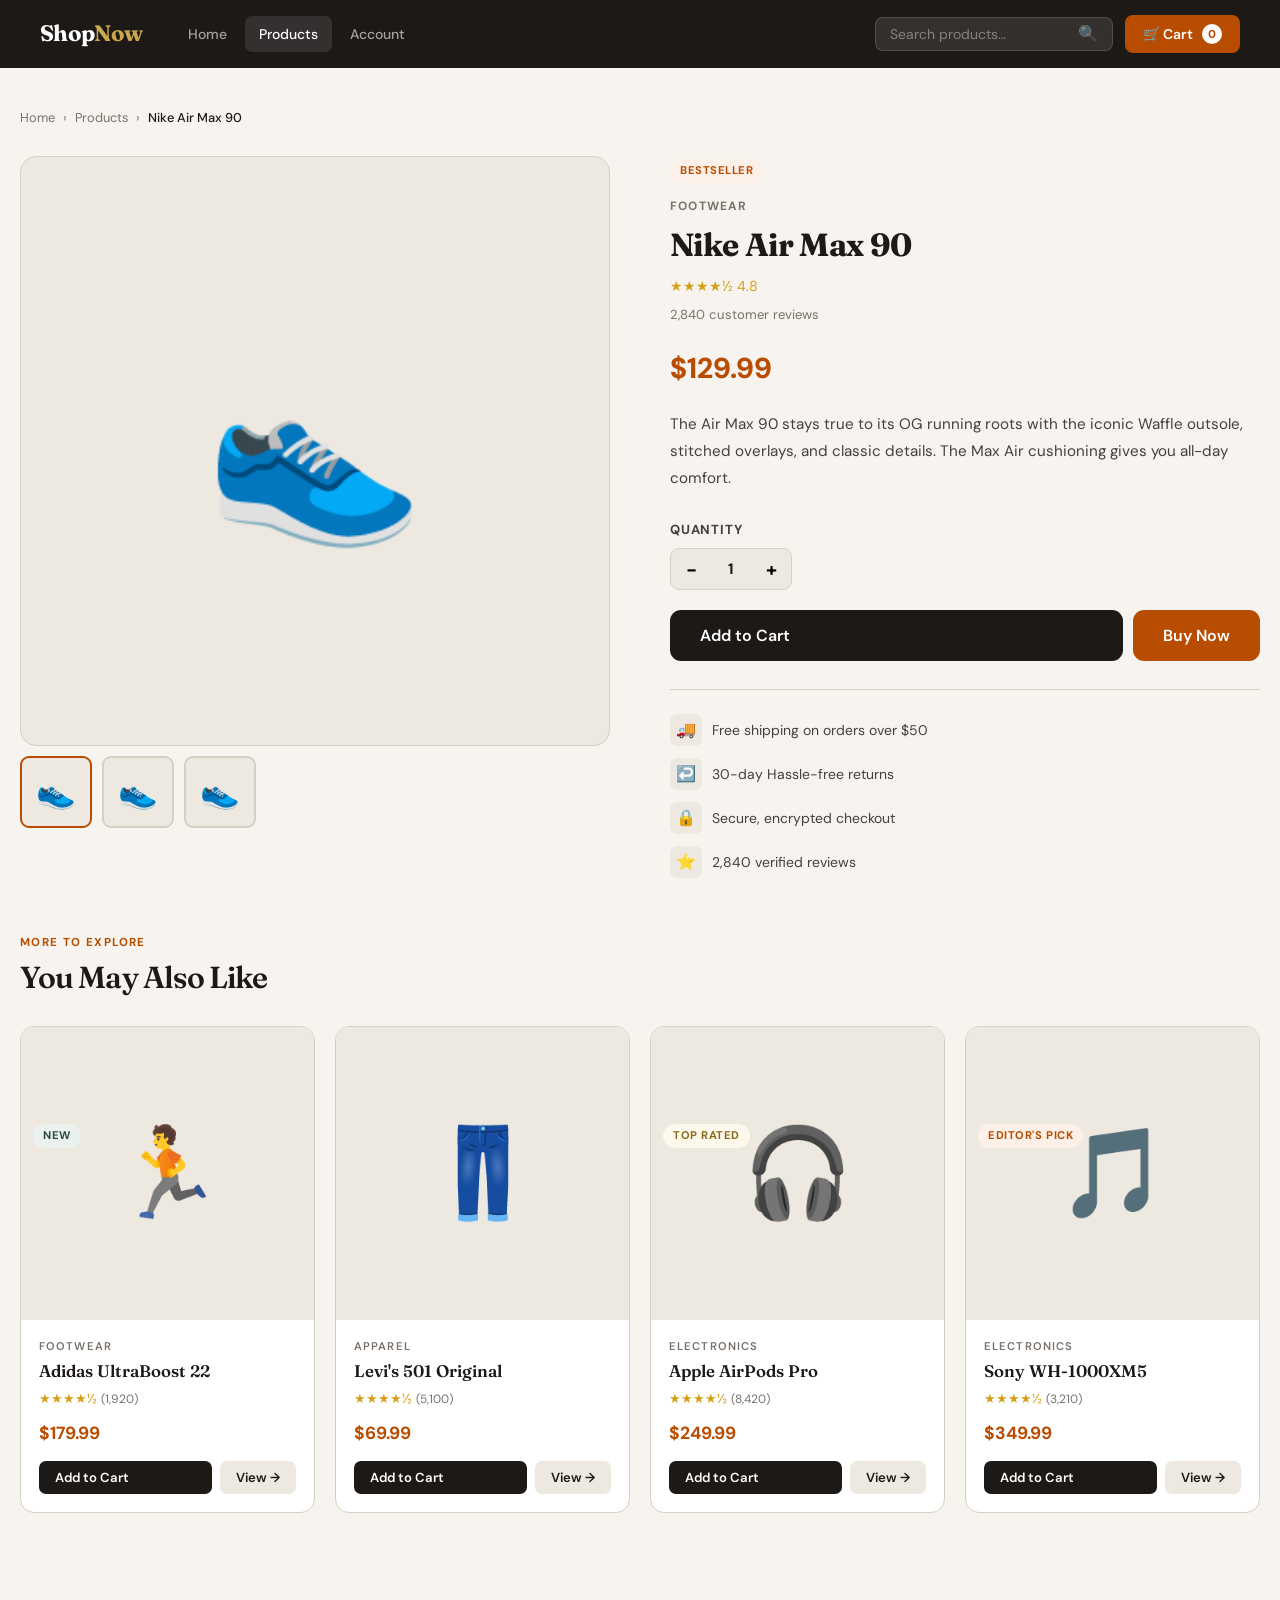
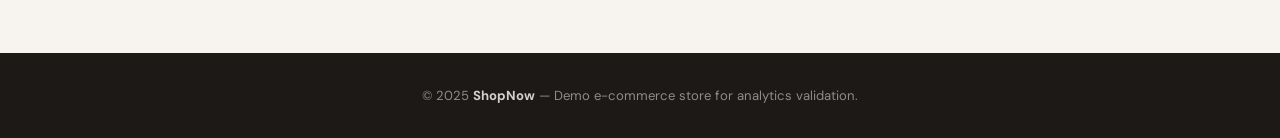
<file: product.html>
<!DOCTYPE html>
<html lang="en">
<head>
<meta charset="UTF-8"/>
<meta name="viewport" content="width=device-width, initial-scale=1.0"/>
<title>Product — ShopNow</title>
<link rel="stylesheet" href="css/main.css"/>
  <!-- Add before closing </head> tag -->
<script async src="https://stage-app.clubeez.com/umerang_min_001.js?merchantId=UT6D092CA5"></script>
 
</head>
<body>

<div id="nav-root"></div>

<div class="container page-wrap">
  <div class="breadcrumb">
    <a href="index.html">Home</a> ›
    <a href="products.html">Products</a> ›
    <span id="bc-name">…</span>
  </div>

  <div class="detail-layout" id="detail-root"></div>

  <div style="margin-top:56px">
    <div class="sec-head">
      <div>
        <div class="sec-tag">More to Explore</div>
        <h2 class="sec-title">You May Also Like</h2>
      </div>
    </div>
    <div class="product-grid" id="related-grid"></div>
  </div>
</div>

<div id="footer-root"></div>

<script src="js/app.js"></script>
<script>
  document.getElementById('nav-root').innerHTML = renderNav('products');
  document.getElementById('footer-root').innerHTML = renderFooter();

  const id = new URLSearchParams(location.search).get('id') || 'p01';
  const p  = PRODUCTS.find(x => x.id === id) || PRODUCTS[0];

  document.title = `${p.name} — ShopNow`;
  document.getElementById('bc-name').textContent = p.name;

  let qty = 1;
  const badgeHTML = p.badge ? `<div class="detail-badge"><span class="badge badge-${p.badgeType}">${p.badge}</span></div>` : '';

  document.getElementById('detail-root').innerHTML = `
    <div class="detail-imgs">
      <div class="detail-main-img">${p.emoji}</div>
      <div class="detail-thumbs">
        <div class="detail-thumb active">${p.emoji}</div>
        <div class="detail-thumb">${p.emoji}</div>
        <div class="detail-thumb">${p.emoji}</div>
      </div>
    </div>
    <div class="detail-info">
      ${badgeHTML}
      <div class="detail-cat">${p.cat}</div>
      <h1 class="detail-name">${p.name}</h1>
      <div class="detail-stars">${stars(p.rating)} ${p.rating}</div>
      <div class="detail-reviews">${p.reviews.toLocaleString()} customer reviews</div>
      <div class="detail-price">${fmt(p.price)}</div>
      <p class="detail-desc">${p.desc}</p>

      <div style="margin-bottom:8px;font-size:.82rem;font-weight:700;color:var(--ink2);text-transform:uppercase;letter-spacing:.06em">Quantity</div>
      <div class="qty-picker">
        <button class="qty-btn" onclick="changeQty(-1)">−</button>
        <span class="qty-val" id="qty-val">1</span>
        <button class="qty-btn" onclick="changeQty(1)">+</button>
      </div>

      <div class="detail-ctas">
        <button class="btn btn-ink btn-lg" style="flex:1" onclick="doAddToCart()">Add to Cart</button>
        <button class="btn btn-rust btn-lg" onclick="doBuyNow()">Buy Now</button>
      </div>

      <div class="detail-meta">
        <div class="detail-meta-row"><div class="detail-meta-icon">🚚</div> Free shipping on orders over $50</div>
        <div class="detail-meta-row"><div class="detail-meta-icon">↩️</div> 30-day Hassle-free returns</div>
        <div class="detail-meta-row"><div class="detail-meta-icon">🔒</div> Secure, encrypted checkout</div>
        <div class="detail-meta-row"><div class="detail-meta-icon">⭐</div> ${p.reviews.toLocaleString()} verified reviews</div>
      </div>
    </div>`;

  function changeQty(d) {
    qty = Math.max(1, qty + d);
    document.getElementById('qty-val').textContent = qty;
  }
  function doAddToCart() {
    cartAdd(p.id, qty);
    showCartToast(p.name);
  }
  function doBuyNow() {
    cartAdd(p.id, qty);
    goCart();
  }

  // Related: same category first, fill from rest
  const same  = PRODUCTS.filter(x => x.cat === p.cat && x.id !== p.id);
  const other = PRODUCTS.filter(x => x.cat !== p.cat && x.id !== p.id);
  const related = [...same, ...other].slice(0, 4);
  document.getElementById('related-grid').innerHTML = related.map(productCardHTML).join('');
</script>
</body>
</html>
</file>
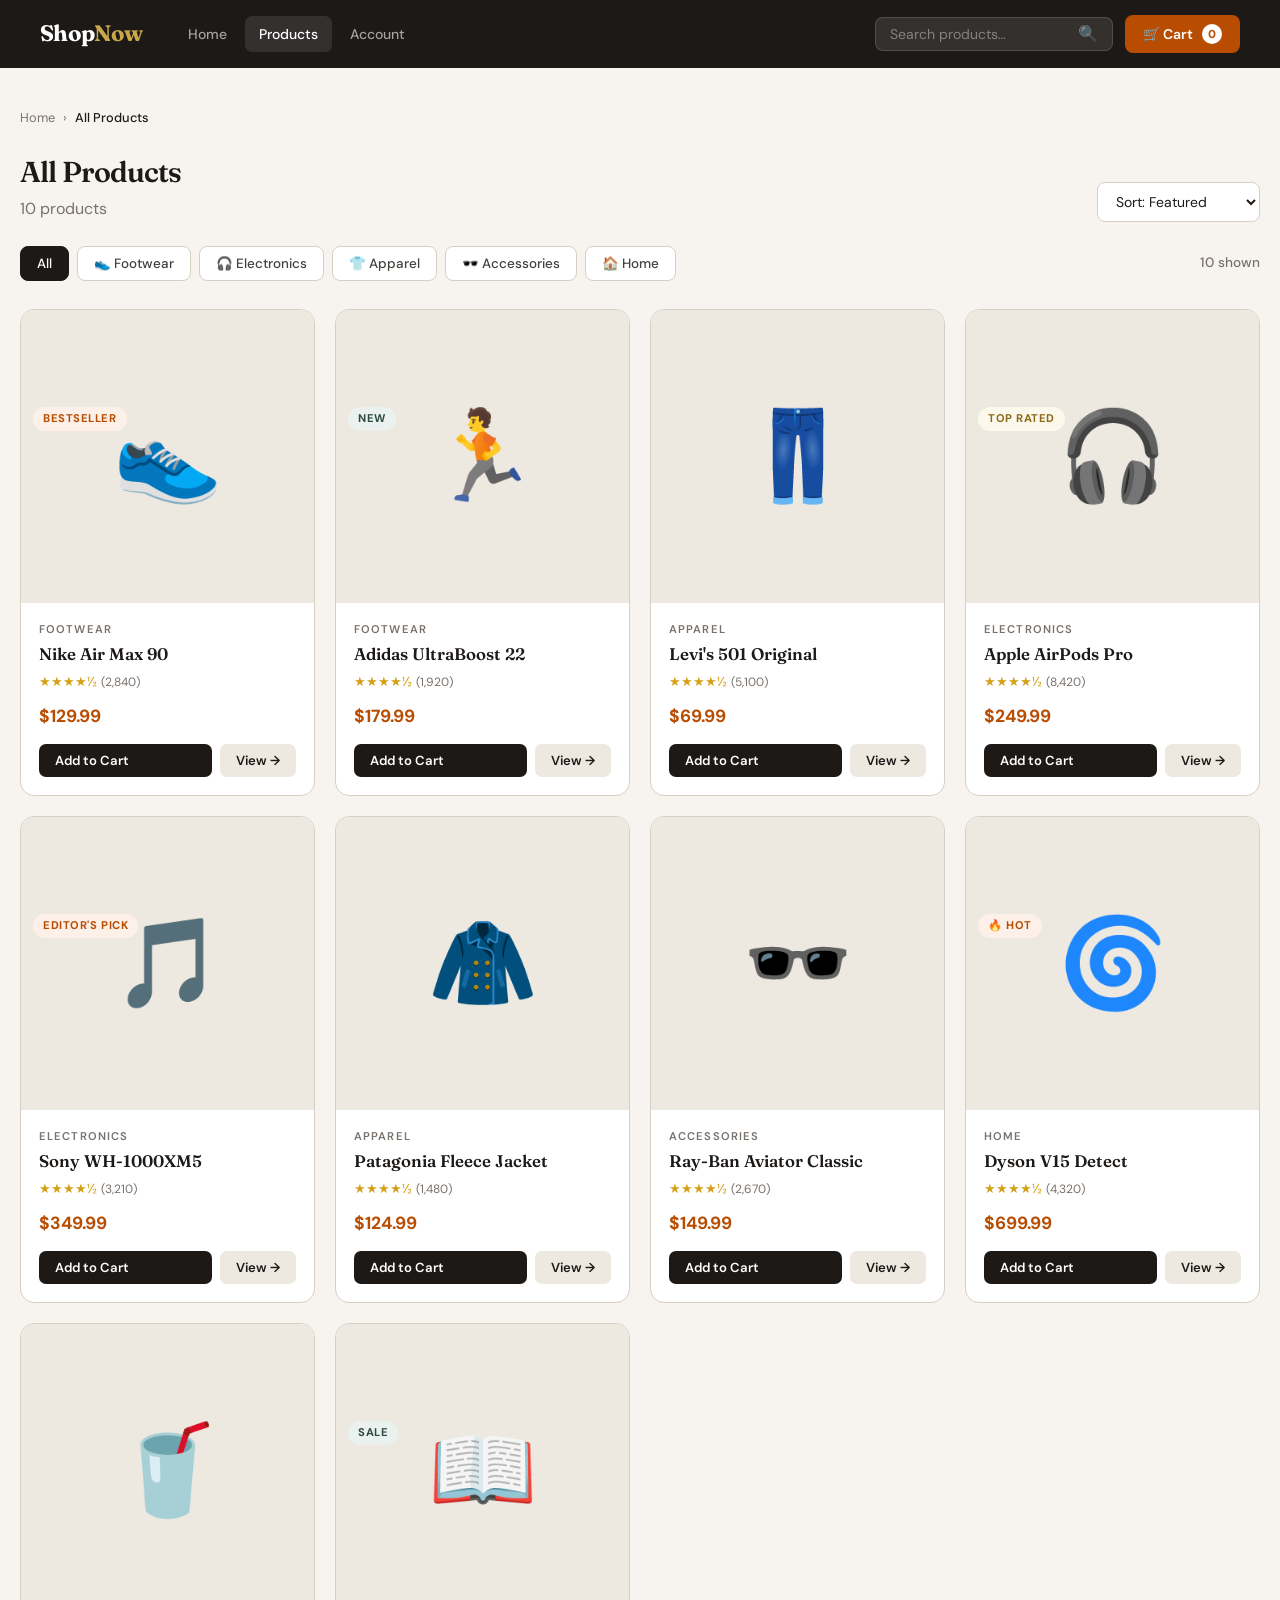
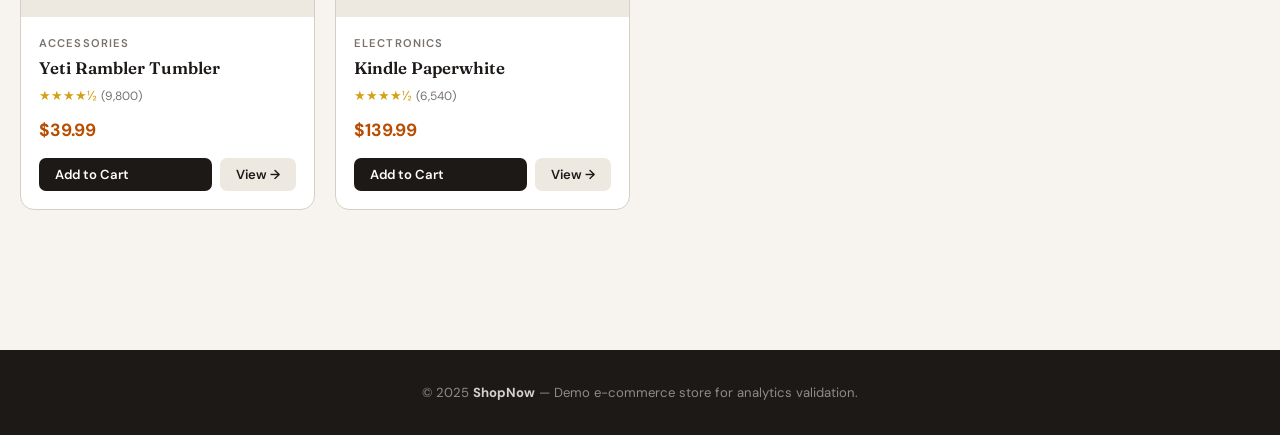
<file: products.html>
<!DOCTYPE html>
<html lang="en">
<head>
<meta charset="UTF-8"/>
<meta name="viewport" content="width=device-width, initial-scale=1.0"/>
<title>All Products — ShopNow</title>
<link rel="stylesheet" href="css/main.css"/>
  <!-- Add before closing </head> tag -->
<script async src="https://stage-app.clubeez.com/umerang_min_001.js?merchantId=UT6D092CA5"></script>
 
</head>
<body>

<div id="nav-root"></div>

<div class="container page-wrap">
  <div class="breadcrumb">
    <a href="index.html">Home</a> ›
    <span id="bc-label">All Products</span>
  </div>

  <div style="display:flex;align-items:flex-end;justify-content:space-between;margin-bottom:24px;flex-wrap:wrap;gap:12px">
    <div>
      <h1 style="font-family:'Fraunces',serif;font-size:1.8rem;font-weight:600;letter-spacing:-.03em" id="page-title">All Products</h1>
      <p class="text-muted mt-8" id="page-sub">10 products</p>
    </div>
    <select id="sort-sel" style="background:#fff;border:1.5px solid var(--border);border-radius:8px;padding:9px 14px;font-family:inherit;font-size:.875rem;color:var(--ink);outline:none;cursor:pointer" onchange="render()">
      <option value="default">Sort: Featured</option>
      <option value="price-asc">Price: Low → High</option>
      <option value="price-desc">Price: High → Low</option>
      <option value="rating">Top Rated</option>
    </select>
  </div>

  <div class="filter-bar" id="filter-bar">
    <button class="filter-btn active" data-cat="all" onclick="setFilter('all')">All</button>
    <button class="filter-btn" data-cat="Footwear" onclick="setFilter('Footwear')">👟 Footwear</button>
    <button class="filter-btn" data-cat="Electronics" onclick="setFilter('Electronics')">🎧 Electronics</button>
    <button class="filter-btn" data-cat="Apparel" onclick="setFilter('Apparel')">👕 Apparel</button>
    <button class="filter-btn" data-cat="Accessories" onclick="setFilter('Accessories')">🕶️ Accessories</button>
    <button class="filter-btn" data-cat="Home" onclick="setFilter('Home')">🏠 Home</button>
    <span class="filter-count" id="filter-count"></span>
  </div>

  <div class="product-grid" id="grid"></div>
</div>

<div id="footer-root"></div>

<script src="js/app.js"></script>
<script>
  document.getElementById('nav-root').innerHTML = renderNav('products');
  document.getElementById('footer-root').innerHTML = renderFooter();

  // Read URL param
  const urlCat = new URLSearchParams(location.search).get('cat') || 'all';
  let activeCat = urlCat;

  function setFilter(cat) {
    activeCat = cat;
    document.querySelectorAll('.filter-btn').forEach(b => b.classList.toggle('active', b.dataset.cat === cat));
    render();
  }

  function render() {
    let list = activeCat === 'all' ? [...PRODUCTS] : PRODUCTS.filter(p => p.cat === activeCat);
    const sort = document.getElementById('sort-sel').value;
    if (sort === 'price-asc')  list.sort((a,b) => a.price - b.price);
    if (sort === 'price-desc') list.sort((a,b) => b.price - a.price);
    if (sort === 'rating')     list.sort((a,b) => b.rating - a.rating);

    document.getElementById('grid').innerHTML = list.length
      ? list.map(productCardHTML).join('')
      : `<div class="no-results" style="grid-column:1/-1"><div class="no-results-icon">🔍</div><p>No products in this category.</p></div>`;

    const label = activeCat === 'all' ? 'All Products' : activeCat;
    document.getElementById('page-title').textContent = label;
    document.getElementById('page-sub').textContent = `${list.length} product${list.length !== 1 ? 's' : ''}`;
    document.getElementById('bc-label').textContent = label;
    document.getElementById('filter-count').textContent = `${list.length} shown`;
  }

  setFilter(activeCat);
</script>
</body>
</html>
</file>
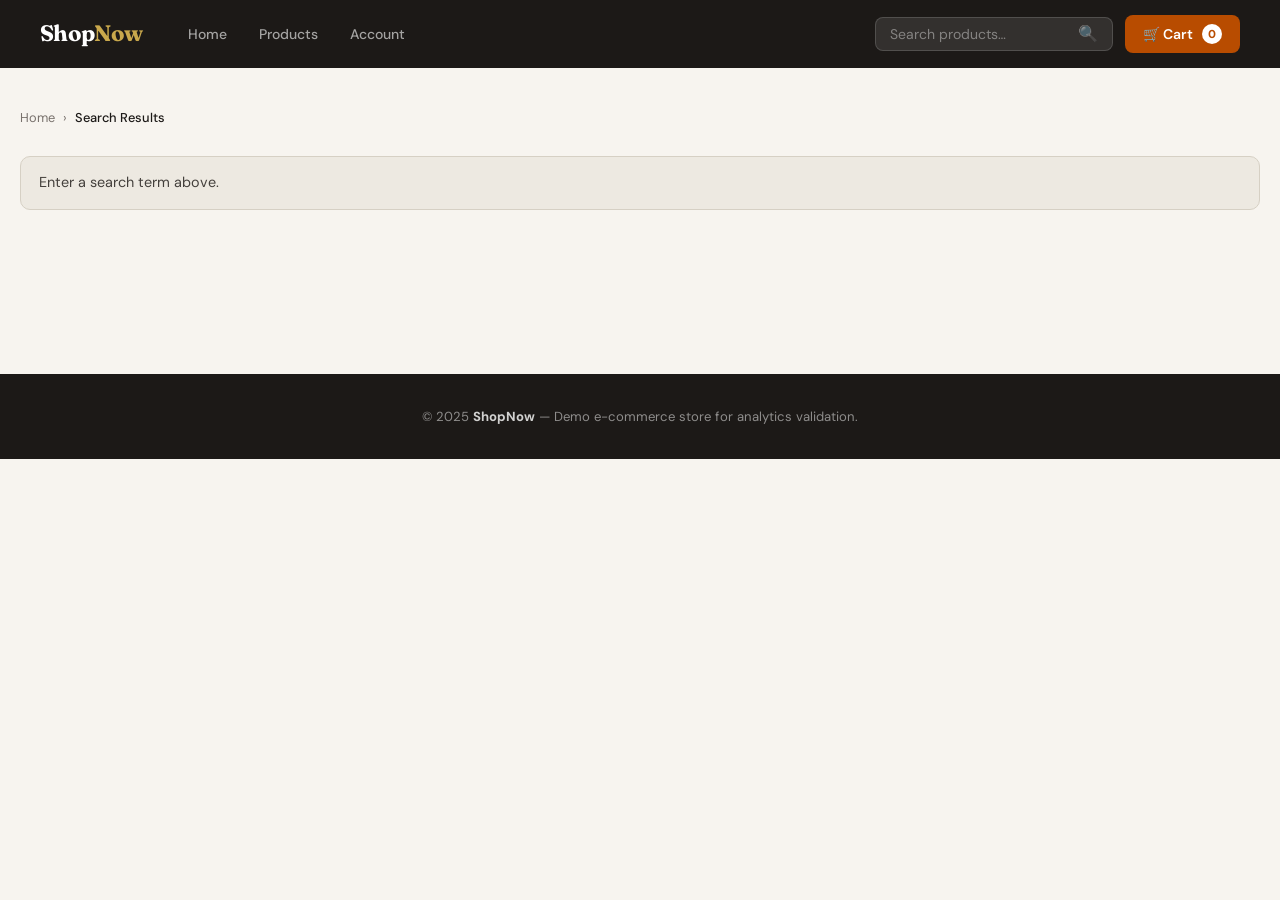
<file: search.html>
<!DOCTYPE html>
<html lang="en">
<head>
<meta charset="UTF-8"/>
<meta name="viewport" content="width=device-width, initial-scale=1.0"/>
<title>Search — ShopNow</title>
<link rel="stylesheet" href="css/main.css"/>
  
  <!-- Add before closing </head> tag -->
<script async src="https://stage-app.clubeez.com/umerang_min_001.js?merchantId=UT6D092CA5"></script>
 
</head>
<body>

<div id="nav-root"></div>

<div class="container page-wrap">
  <div class="breadcrumb">
    <a href="index.html">Home</a> › <span>Search Results</span>
  </div>

  <div class="search-banner" id="search-banner"></div>

  <div id="results-grid"></div>
</div>

<div id="footer-root"></div>

<script src="js/app.js"></script>
<script>
  document.getElementById('nav-root').innerHTML = renderNav('');
  document.getElementById('footer-root').innerHTML = renderFooter();

  const q = new URLSearchParams(location.search).get('q') || '';
  document.title = `"${q}" — ShopNow`;

  if (q) document.getElementById('nav-q').value = q;

  const results = q
    ? PRODUCTS.filter(p =>
        p.name.toLowerCase().includes(q.toLowerCase()) ||
        p.cat.toLowerCase().includes(q.toLowerCase()) ||
        p.desc.toLowerCase().includes(q.toLowerCase()))
    : [];

  document.getElementById('search-banner').innerHTML =
    q ? `Search results for "<strong>${q}</strong>" — <strong>${results.length}</strong> product${results.length !== 1 ? 's' : ''} found`
      : 'Enter a search term above.';

  const grid = document.getElementById('results-grid');
  if (results.length > 0) {
    grid.className = 'product-grid';
    // Use data-search-result attribute so Umerang fires search_result_click
    grid.innerHTML = results.map(p => {
      const badgeHTML = p.badge ? `<div class="pc-badge"><span class="badge badge-${p.badgeType}">${p.badge}</span></div>` : '';
      return `
        <div class="product-card" data-search-result="true"
          data-product-id="${p.id}" data-product-name="${p.name}"
          onclick="goProduct('${p.id}')">
          <div class="pc-img">${badgeHTML}${p.emoji}</div>
          <div class="pc-body">
            <div class="pc-cat">${p.cat}</div>
            <div class="pc-name">${p.name}</div>
            <div class="pc-stars">${stars(p.rating)} <span>(${p.reviews.toLocaleString()})</span></div>
            <div class="pc-price">${fmt(p.price)}</div>
            <div class="pc-actions">
              <button class="btn btn-ink btn-sm" style="flex:1"
                onclick="event.stopPropagation();cartAdd('${p.id}');showCartToast('${p.name}')">Add to Cart</button>
              <button class="btn btn-ghost btn-sm"
                onclick="event.stopPropagation();goProduct('${p.id}')">View →</button>
            </div>
          </div>
        </div>`;
    }).join('');
  } else if (q) {
    grid.innerHTML = `
      <div class="no-results">
        <div class="no-results-icon">🔍</div>
        <h3 style="font-family:'Fraunces',serif;margin-bottom:10px">No results for "${q}"</h3>
        <p style="margin-bottom:20px">Try a different search or browse all products.</p>
        <button class="btn btn-ink" onclick="goProducts()">Browse All Products</button>
      </div>`;
  }
</script>
</body>
</html>
</file>
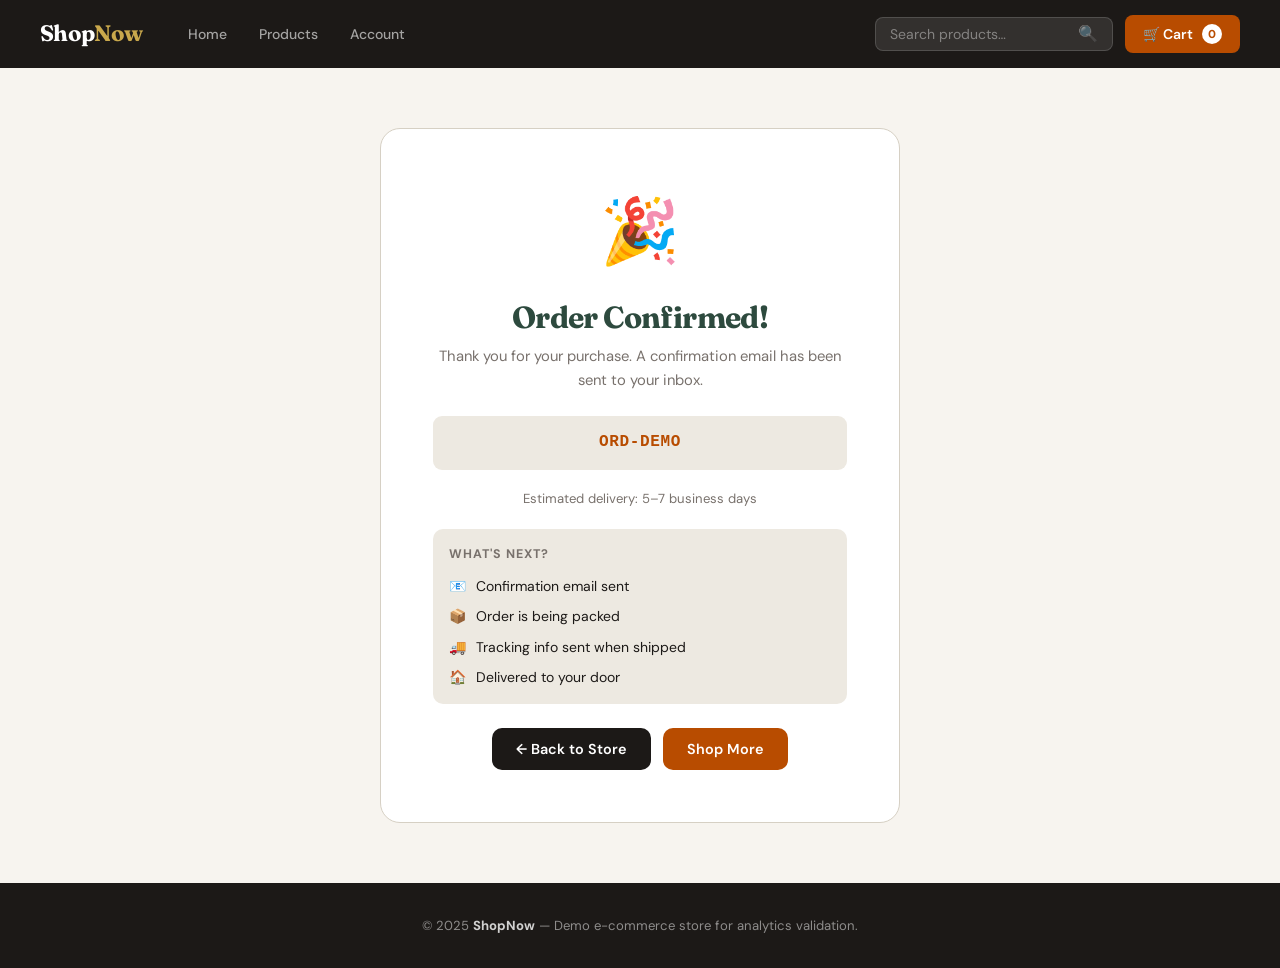
<file: success.html>
<!DOCTYPE html>
<html lang="en">
<head>
<meta charset="UTF-8"/>
<meta name="viewport" content="width=device-width, initial-scale=1.0"/>
<title>Order Confirmed — ShopNow</title>
<link rel="stylesheet" href="css/main.css"/>

 <!-- Add before closing </head> tag -->
<script async src="https://stage-app.clubeez.com/umerang_min_001.js?merchantId=UT6D092CA5"></script>
 
</head>
<body>

<div id="nav-root"></div>

<div class="container">
  <div class="success-box">
    <div class="success-icon">🎉</div>
    <h1 class="success-title">Order Confirmed!</h1>
    <p class="success-sub">Thank you for your purchase. A confirmation email has been sent to your inbox.</p>
    <div class="order-id-box" id="order-id">—</div>
    <p style="color:var(--ink3);font-size:.82rem">Estimated delivery: 5–7 business days</p>
    <div style="background:var(--cream2);border-radius:10px;padding:16px;margin-top:20px;text-align:left">
      <div style="font-size:.78rem;font-weight:700;color:var(--ink3);text-transform:uppercase;letter-spacing:.08em;margin-bottom:10px">What's next?</div>
      <div style="display:flex;flex-direction:column;gap:8px;font-size:.875rem">
        <div style="display:flex;gap:10px;align-items:center"><span>📧</span> Confirmation email sent</div>
        <div style="display:flex;gap:10px;align-items:center"><span>📦</span> Order is being packed</div>
        <div style="display:flex;gap:10px;align-items:center"><span>🚚</span> Tracking info sent when shipped</div>
        <div style="display:flex;gap:10px;align-items:center"><span>🏠</span> Delivered to your door</div>
      </div>
    </div>
    <div class="success-btns">
      <button class="btn btn-ink" onclick="goHome()">← Back to Store</button>
      <button class="btn btn-rust" onclick="goProducts()">Shop More</button>
    </div>
  </div>
</div>

<div id="footer-root"></div>

<script src="js/app.js"></script>
<script>
  document.getElementById('nav-root').innerHTML = renderNav('');
  document.getElementById('footer-root').innerHTML = renderFooter();
  const orderId = new URLSearchParams(location.search).get('order') || 'ORD-DEMO';
  document.getElementById('order-id').textContent = orderId;
</script>
</body>
</html>
</file>
<file: css/main.css>
@import url('https://fonts.googleapis.com/css2?family=Fraunces:ital,wght@0,300;0,400;0,600;0,700;1,300;1,400&family=DM+Sans:wght@300;400;500;600&display=swap');

*, *::before, *::after { box-sizing: border-box; margin: 0; padding: 0; }

:root {
  --cream: #f7f4ef;
  --cream2: #ede9e1;
  --cream3: #e0dbd0;
  --ink: #1c1917;
  --ink2: #44403c;
  --ink3: #78716c;
  --rust: #b84c00;
  --rust-light: #fdf0e8;
  --forest: #2d4a3e;
  --forest-light: #eaf1ee;
  --gold: #c9a84c;
  --white: #ffffff;
  --border: #d6d0c4;
  --shadow: 0 2px 12px rgba(28,25,23,.08);
  --shadow-lg: 0 8px 40px rgba(28,25,23,.14);
  --r: 10px;
  --nav-h: 68px;
}

html { scroll-behavior: smooth; font-size: 16px; }

body {
  font-family: 'DM Sans', sans-serif;
  background: var(--cream);
  color: var(--ink);
  line-height: 1.6;
  -webkit-font-smoothing: antialiased;
}

a { text-decoration: none; color: inherit; }
button { font-family: inherit; cursor: pointer; }
img { max-width: 100%; display: block; }
input, select, textarea { font-family: inherit; }

/* ─── TYPOGRAPHY ─── */
.f-display { font-family: 'Fraunces', serif; }
h1, h2, h3 { font-family: 'Fraunces', serif; line-height: 1.1; letter-spacing: -.02em; }

/* ─── NAVBAR ─── */
.navbar {
  position: sticky; top: 0; z-index: 900;
  height: var(--nav-h);
  background: var(--ink);
  display: flex; align-items: center;
  padding: 0 40px; gap: 32px;
}

.nav-logo {
  font-family: 'Fraunces', serif;
  font-size: 1.4rem; font-weight: 700;
  color: var(--white); letter-spacing: -.03em;
  cursor: pointer;
}
.nav-logo em { color: var(--gold); font-style: normal; }

.nav-links { display: flex; gap: 4px; }
.nav-links a, .nav-links button {
  background: none; border: none;
  color: rgba(255,255,255,.6); font-size: .875rem; font-weight: 500;
  padding: 7px 14px; border-radius: 7px;
  transition: .18s; text-decoration: none;
  display: inline-block;
}
.nav-links a:hover, .nav-links button:hover,
.nav-links a.active, .nav-links button.active {
  color: var(--white); background: rgba(255,255,255,.1);
}

.nav-right { display: flex; align-items: center; gap: 12px; margin-left: auto; }

.nav-search-wrap {
  display: flex; align-items: center; gap: 8px;
  background: rgba(255,255,255,.1); border: 1px solid rgba(255,255,255,.15);
  border-radius: 8px; padding: 7px 14px;
}
.nav-search-wrap input {
  background: none; border: none; outline: none;
  color: var(--white); font-size: .875rem; width: 180px;
}
.nav-search-wrap input::placeholder { color: rgba(255,255,255,.4); }
.nav-search-wrap button {
  background: none; border: none;
  color: rgba(255,255,255,.5); font-size: 1rem;
  padding: 0; line-height: 1; transition: .15s;
}
.nav-search-wrap button:hover { color: var(--white); }

.cart-btn {
  display: flex; align-items: center; gap: 9px;
  background: var(--rust); color: var(--white);
  border: none; border-radius: 8px;
  padding: 9px 18px; font-size: .875rem; font-weight: 600;
  transition: .18s;
}
.cart-btn:hover { background: #a04200; }
.cart-num {
  background: var(--white); color: var(--rust);
  border-radius: 20px; min-width: 20px; height: 20px;
  font-size: .72rem; font-weight: 800;
  display: flex; align-items: center; justify-content: center;
  padding: 0 5px;
}

/* ─── LAYOUT ─── */
.container { max-width: 1240px; margin: 0 auto; padding: 0 40px; }
.page-wrap { padding: 40px 0 80px; }

.breadcrumb {
  display: flex; align-items: center; gap: 8px;
  font-size: .8rem; color: var(--ink3); margin-bottom: 28px;
}
.breadcrumb a, .breadcrumb button {
  background: none; border: none;
  color: var(--ink3); font-size: .8rem; transition: .15s;
}
.breadcrumb a:hover, .breadcrumb button:hover { color: var(--rust); }
.breadcrumb span { color: var(--ink); font-weight: 500; }

/* ─── BUTTONS ─── */
.btn {
  display: inline-flex; align-items: center; gap: 8px;
  padding: 12px 24px; border-radius: var(--r);
  font-size: .9rem; font-weight: 600; border: none; transition: .18s;
}
.btn-rust { background: var(--rust); color: var(--white); }
.btn-rust:hover { background: #a04200; }
.btn-forest { background: var(--forest); color: var(--white); }
.btn-forest:hover { background: #1e3329; }
.btn-ink { background: var(--ink); color: var(--white); }
.btn-ink:hover { background: #2c2925; }
.btn-outline { background: transparent; color: var(--ink); border: 1.5px solid var(--border); }
.btn-outline:hover { border-color: var(--ink); }
.btn-ghost { background: var(--cream2); color: var(--ink); }
.btn-ghost:hover { background: var(--cream3); }
.btn-sm { padding: 8px 16px; font-size: .82rem; border-radius: 7px; }
.btn-lg { padding: 15px 30px; font-size: 1rem; border-radius: 11px; }
.btn-xl { padding: 18px 36px; font-size: 1.05rem; border-radius: 12px; }
.btn-full { width: 100%; justify-content: center; }

/* ─── BADGE ─── */
.badge {
  display: inline-block; padding: 3px 10px; border-radius: 20px;
  font-size: .7rem; font-weight: 700; letter-spacing: .05em; text-transform: uppercase;
}
.badge-rust { background: var(--rust-light); color: var(--rust); }
.badge-forest { background: var(--forest-light); color: var(--forest); }
.badge-gold { background: #fdf8ec; color: #8a6a1a; }

/* ─── SECTION HEADING ─── */
.sec-tag { font-size: .72rem; font-weight: 700; text-transform: uppercase; letter-spacing: .12em; color: var(--rust); margin-bottom: 8px; }
.sec-title { font-size: 1.9rem; font-weight: 600; letter-spacing: -.03em; margin-bottom: 4px; }
.sec-sub { color: var(--ink3); font-size: .925rem; }

.sec-head { display: flex; align-items: flex-end; justify-content: space-between; margin-bottom: 28px; }

/* ─── PRODUCT CARD ─── */
.product-card {
  background: var(--white); border: 1px solid var(--border);
  border-radius: 14px; overflow: hidden;
  transition: transform .22s, box-shadow .22s, border-color .22s;
}
.product-card:hover {
  transform: translateY(-4px);
  box-shadow: var(--shadow-lg);
  border-color: var(--cream3);
}
.pc-img {
  aspect-ratio: 1; background: var(--cream2);
  display: flex; align-items: center; justify-content: center;
  font-size: 5.5rem; position: relative; overflow: hidden;
}
.pc-badge {
  position: absolute; top: 12px; left: 12px;
}
.pc-body { padding: 18px; }
.pc-cat { font-size: .7rem; text-transform: uppercase; letter-spacing: .1em; color: var(--ink3); font-weight: 600; margin-bottom: 5px; }
.pc-name { font-family: 'Fraunces', serif; font-size: 1.05rem; font-weight: 600; margin-bottom: 6px; line-height: 1.25; }
.pc-stars { color: #d4a017; font-size: .82rem; margin-bottom: 10px; }
.pc-stars span { color: var(--ink3); font-size: .75rem; }
.pc-price { font-size: 1.1rem; font-weight: 700; color: var(--rust); margin-bottom: 14px; }
.pc-actions { display: flex; gap: 8px; }

/* ─── GRID ─── */
.product-grid { display: grid; grid-template-columns: repeat(auto-fill, minmax(240px, 1fr)); gap: 20px; }

/* ─── HERO ─── */
.hero {
  background: var(--ink);
  border-radius: 18px; overflow: hidden;
  margin-bottom: 48px;
  display: grid; grid-template-columns: 1fr 420px;
  min-height: 420px;
  position: relative;
}
.hero-content { padding: 64px 56px; display: flex; flex-direction: column; justify-content: center; }
.hero-kicker {
  display: inline-flex; align-items: center; gap: 7px;
  background: rgba(201,168,76,.15); border: 1px solid rgba(201,168,76,.3);
  color: var(--gold); font-size: .75rem; font-weight: 700;
  padding: 5px 13px; border-radius: 20px; letter-spacing: .08em;
  text-transform: uppercase; margin-bottom: 22px; width: fit-content;
}
.hero h1 { font-size: clamp(2.2rem, 4vw, 3.4rem); color: var(--white); margin-bottom: 18px; }
.hero h1 em { color: var(--gold); font-style: italic; }
.hero p { color: rgba(255,255,255,.55); font-size: .975rem; line-height: 1.7; max-width: 440px; margin-bottom: 32px; }
.hero-btns { display: flex; gap: 12px; flex-wrap: wrap; }
.hero-visual {
  background: linear-gradient(135deg, #2a2520 0%, #1c1917 100%);
  display: flex; align-items: center; justify-content: center;
  font-size: 12rem; position: relative;
}
.hero-visual::before {
  content: ''; position: absolute; inset: 0;
  background: radial-gradient(circle at 60% 50%, rgba(201,168,76,.12) 0%, transparent 65%);
}

/* ─── CATEGORY PILLS ─── */
.cat-pills { display: flex; gap: 10px; flex-wrap: wrap; margin-bottom: 32px; }
.cat-pill {
  display: flex; align-items: center; gap: 8px;
  background: var(--white); border: 1.5px solid var(--border);
  border-radius: 10px; padding: 10px 18px;
  font-size: .875rem; font-weight: 600; cursor: pointer; transition: .18s;
}
.cat-pill:hover { border-color: var(--rust); color: var(--rust); }
.cat-pill.active { background: var(--ink); color: var(--white); border-color: var(--ink); }
.cat-pill-icon { font-size: 1.1rem; }

/* ─── NEWSLETTER ─── */
.nl-strip {
  background: var(--forest);
  border-radius: 16px; padding: 48px 56px;
  display: flex; align-items: center; justify-content: space-between;
  gap: 32px; margin: 56px 0;
}
.nl-strip h2 { font-size: 1.7rem; color: var(--white); margin-bottom: 6px; }
.nl-strip p { color: rgba(255,255,255,.6); font-size: .9rem; }
.nl-form { display: flex; gap: 10px; flex-shrink: 0; }
.nl-input {
  background: rgba(255,255,255,.12); border: 1.5px solid rgba(255,255,255,.2);
  border-radius: 9px; padding: 12px 18px; color: var(--white);
  font-family: inherit; font-size: .9rem; outline: none; width: 260px;
  transition: border-color .18s;
}
.nl-input::placeholder { color: rgba(255,255,255,.4); }
.nl-input:focus { border-color: rgba(255,255,255,.5); }

/* ─── FILTERS ─── */
.filter-bar { display: flex; gap: 8px; flex-wrap: wrap; align-items: center; margin-bottom: 28px; }
.filter-btn {
  background: var(--white); border: 1.5px solid var(--border);
  border-radius: 8px; padding: 8px 16px;
  font-size: .84rem; font-weight: 500; color: var(--ink2);
  cursor: pointer; transition: .18s;
}
.filter-btn:hover { border-color: var(--ink3); color: var(--ink); }
.filter-btn.active { background: var(--ink); color: var(--white); border-color: var(--ink); }
.filter-count { margin-left: auto; color: var(--ink3); font-size: .85rem; font-weight: 500; }

/* ─── PRODUCT DETAIL ─── */
.detail-layout { display: grid; grid-template-columns: 1fr 1fr; gap: 60px; align-items: start; }
.detail-imgs { display: flex; flex-direction: column; gap: 10px; }
.detail-main-img {
  background: var(--cream2); border: 1px solid var(--border);
  border-radius: 16px; aspect-ratio: 1;
  display: flex; align-items: center; justify-content: center;
  font-size: 11rem;
}
.detail-thumbs { display: flex; gap: 10px; }
.detail-thumb {
  background: var(--cream2); border: 2px solid var(--border);
  border-radius: 9px; width: 72px; height: 72px;
  display: flex; align-items: center; justify-content: center;
  font-size: 2rem; cursor: pointer; transition: .15s;
}
.detail-thumb:hover, .detail-thumb.active { border-color: var(--rust); }

.detail-info {}
.detail-badge { margin-bottom: 14px; }
.detail-cat { font-size: .75rem; text-transform: uppercase; letter-spacing: .1em; color: var(--ink3); font-weight: 700; margin-bottom: 10px; }
.detail-name { font-size: 2rem; margin-bottom: 12px; line-height: 1.15; }
.detail-stars { font-size: .9rem; color: #d4a017; margin-bottom: 6px; }
.detail-reviews { font-size: .82rem; color: var(--ink3); margin-bottom: 20px; }
.detail-price { font-size: 1.8rem; font-weight: 800; color: var(--rust); margin-bottom: 20px; }
.detail-desc { color: var(--ink2); line-height: 1.75; font-size: .95rem; margin-bottom: 28px; }

.qty-picker { display: flex; align-items: center; gap: 0; background: var(--cream2); border: 1.5px solid var(--border); border-radius: 9px; overflow: hidden; width: fit-content; margin-bottom: 20px; }
.qty-btn { background: none; border: none; width: 40px; height: 40px; font-size: 1.2rem; font-weight: 700; cursor: pointer; transition: .15s; display: flex; align-items: center; justify-content: center; }
.qty-btn:hover { background: var(--cream3); }
.qty-val { min-width: 40px; text-align: center; font-weight: 700; font-size: .95rem; }

.detail-ctas { display: flex; gap: 10px; margin-bottom: 28px; }
.detail-meta { border-top: 1px solid var(--border); padding-top: 24px; display: flex; flex-direction: column; gap: 12px; }
.detail-meta-row { display: flex; align-items: center; gap: 10px; font-size: .875rem; color: var(--ink2); }
.detail-meta-icon { width: 32px; height: 32px; background: var(--cream2); border-radius: 7px; display: flex; align-items: center; justify-content: center; font-size: 1rem; flex-shrink: 0; }

/* ─── CART ─── */
.cart-layout { display: grid; grid-template-columns: 1fr 360px; gap: 28px; align-items: start; }
.cart-empty { text-align: center; padding: 80px 24px; }
.cart-empty-icon { font-size: 4rem; margin-bottom: 18px; }

.cart-table-head {
  display: grid; grid-template-columns: 1fr 130px 100px 80px 36px;
  gap: 16px; padding: 0 20px 12px;
  font-size: .72rem; text-transform: uppercase; letter-spacing: .09em;
  color: var(--ink3); font-weight: 700; border-bottom: 1px solid var(--border);
  margin-bottom: 12px;
}
.cart-item {
  display: grid; grid-template-columns: 1fr 130px 100px 80px 36px;
  gap: 16px; align-items: center;
  background: var(--white); border: 1px solid var(--border);
  border-radius: 12px; padding: 16px 20px; margin-bottom: 10px;
}
.ci-product { display: flex; align-items: center; gap: 14px; }
.ci-img { width: 56px; height: 56px; background: var(--cream2); border-radius: 8px; display: flex; align-items: center; justify-content: center; font-size: 2rem; flex-shrink: 0; }
.ci-name { font-family: 'Fraunces', serif; font-size: .95rem; font-weight: 600; margin-bottom: 3px; }
.ci-cat { font-size: .75rem; color: var(--ink3); }
.ci-qty { display: flex; align-items: center; gap: 6px; background: var(--cream2); border: 1px solid var(--border); border-radius: 7px; padding: 0 4px; }
.ci-qty button { background: none; border: none; width: 28px; height: 30px; font-weight: 700; font-size: .9rem; cursor: pointer; }
.ci-qty span { min-width: 22px; text-align: center; font-weight: 700; font-size: .875rem; }
.ci-price { font-weight: 700; color: var(--rust); }
.ci-total { font-weight: 800; }
.ci-remove { background: none; border: none; color: var(--ink3); font-size: 1.1rem; cursor: pointer; transition: .15s; display: flex; }
.ci-remove:hover { color: var(--rust); }

.order-summary {
  background: var(--white); border: 1px solid var(--border);
  border-radius: 14px; padding: 28px; position: sticky; top: 88px;
}
.os-title { font-family: 'Fraunces', serif; font-size: 1.15rem; font-weight: 600; margin-bottom: 22px; }
.os-row { display: flex; justify-content: space-between; align-items: center; margin-bottom: 14px; font-size: .9rem; }
.os-row span:first-child { color: var(--ink3); }
.os-divider { border: none; border-top: 1px solid var(--border); margin: 14px 0; }
.os-total { display: flex; justify-content: space-between; align-items: center; font-weight: 800; font-size: 1.05rem; margin-bottom: 22px; }
.os-total span:last-child { color: var(--rust); font-size: 1.2rem; }

/* ─── CHECKOUT ─── */
.checkout-layout { display: grid; grid-template-columns: 1fr 340px; gap: 28px; align-items: start; }
.co-card { background: var(--white); border: 1px solid var(--border); border-radius: 14px; padding: 28px; margin-bottom: 16px; }
.co-card-title { font-family: 'Fraunces', serif; font-size: 1.05rem; font-weight: 600; margin-bottom: 22px; }

.steps-bar { display: flex; align-items: center; margin-bottom: 32px; gap: 0; }
.step-node { display: flex; align-items: center; gap: 9px; }
.step-circle { width: 28px; height: 28px; border-radius: 50%; display: flex; align-items: center; justify-content: center; font-size: .75rem; font-weight: 800; background: var(--cream3); color: var(--ink3); flex-shrink: 0; transition: .2s; }
.step-circle.active { background: var(--rust); color: var(--white); }
.step-circle.done { background: var(--forest); color: var(--white); }
.step-label { font-size: .84rem; font-weight: 600; color: var(--ink3); transition: .2s; }
.step-label.active { color: var(--ink); }
.step-connector { flex: 1; height: 2px; background: var(--cream3); margin: 0 10px; }

.form-grid { display: flex; flex-direction: column; gap: 16px; }
.form-2col { display: grid; grid-template-columns: 1fr 1fr; gap: 14px; }
.field { display: flex; flex-direction: column; gap: 7px; }
.field label { font-size: .78rem; font-weight: 700; color: var(--ink2); text-transform: uppercase; letter-spacing: .06em; }
.field input, .field select {
  background: var(--cream); border: 1.5px solid var(--border);
  border-radius: 9px; padding: 11px 14px;
  font-family: inherit; font-size: .9rem; color: var(--ink); outline: none;
  transition: border-color .18s;
}
.field input:focus, .field select:focus { border-color: var(--rust); }
.field input::placeholder { color: var(--ink3); }

.shipping-opt { display: flex; align-items: center; gap: 12px; padding: 13px 16px; background: var(--cream); border: 1.5px solid var(--border); border-radius: 9px; cursor: pointer; margin-bottom: 9px; transition: border-color .15s; }
.shipping-opt:hover { border-color: var(--rust); }
.shipping-opt input { accent-color: var(--rust); }
.shipping-opt-info { flex: 1; }
.shipping-opt-name { font-size: .875rem; font-weight: 600; }
.shipping-opt-days { font-size: .78rem; color: var(--ink3); }

/* ─── SUCCESS ─── */
.success-box { max-width: 520px; margin: 60px auto; text-align: center; background: var(--white); border: 1px solid var(--border); border-radius: 20px; padding: 52px; }
.success-icon { font-size: 4rem; margin-bottom: 18px; }
.success-title { font-size: 1.9rem; margin-bottom: 10px; color: var(--forest); }
.success-sub { color: var(--ink3); margin-bottom: 24px; font-size: .925rem; }
.order-id-box { background: var(--cream2); border-radius: 9px; padding: 14px; font-family: monospace; font-size: 1rem; font-weight: 700; color: var(--rust); letter-spacing: .04em; margin: 18px 0; }
.success-btns { display: flex; gap: 12px; justify-content: center; flex-wrap: wrap; margin-top: 24px; }

/* ─── AUTH ─── */
.auth-outer { max-width: 440px; margin: 48px auto; }
.auth-card { background: var(--white); border: 1px solid var(--border); border-radius: 16px; padding: 36px; }
.auth-title { font-size: 1.6rem; margin-bottom: 6px; }
.auth-sub { color: var(--ink3); font-size: .875rem; margin-bottom: 28px; }
.social-btns { display: flex; gap: 10px; margin-bottom: 22px; }
.social-btn { flex: 1; background: var(--cream2); border: 1.5px solid var(--border); border-radius: 9px; padding: 11px; font-size: .84rem; font-weight: 600; cursor: pointer; transition: .18s; display: flex; align-items: center; justify-content: center; gap: 7px; color: var(--ink); }
.social-btn:hover { border-color: var(--ink3); background: var(--cream3); }
.or-divider { display: flex; align-items: center; gap: 12px; color: var(--ink3); font-size: .8rem; margin-bottom: 22px; }
.or-divider::before, .or-divider::after { content: ''; flex: 1; height: 1px; background: var(--border); }
.auth-switch { text-align: center; margin-top: 18px; font-size: .875rem; color: var(--ink3); }
.auth-switch button { background: none; border: none; color: var(--rust); font-weight: 700; cursor: pointer; font-family: inherit; font-size: .875rem; }

/* ─── SEARCH RESULTS ─── */
.search-banner { background: var(--cream2); border: 1px solid var(--border); border-radius: 10px; padding: 14px 18px; margin-bottom: 24px; font-size: .9rem; color: var(--ink2); }
.no-results { text-align: center; padding: 70px 20px; color: var(--ink3); }
.no-results-icon { font-size: 3rem; margin-bottom: 14px; }

/* ─── FOOTER ─── */
.footer { background: var(--ink); color: rgba(255,255,255,.5); padding: 32px 40px; font-size: .82rem; text-align: center; margin-top: 60px; }
.footer strong { color: rgba(255,255,255,.8); }

/* ─── UTILITY ─── */
.text-rust { color: var(--rust); }
.text-forest { color: var(--forest); }
.text-muted { color: var(--ink3); }
.font-serif { font-family: 'Fraunces', serif; }
.fw-700 { font-weight: 700; }
.fw-800 { font-weight: 800; }
.mt-8 { margin-top: 8px; }
.mt-16 { margin-top: 16px; }
.mt-24 { margin-top: 24px; }
.mb-8 { margin-bottom: 8px; }
.mb-16 { margin-bottom: 16px; }
.mb-24 { margin-bottom: 24px; }

/* ─── RESPONSIVE ─── */
@media (max-width: 900px) {
  .navbar { padding: 0 20px; }
  .container { padding: 0 20px; }
  .hero { grid-template-columns: 1fr; }
  .hero-visual { display: none; }
  .detail-layout { grid-template-columns: 1fr; }
  .cart-layout { grid-template-columns: 1fr; }
  .checkout-layout { grid-template-columns: 1fr; }
  .nl-strip { flex-direction: column; padding: 36px 28px; }
  .nl-form { flex-direction: column; width: 100%; }
  .nl-input { width: 100%; }
  .nav-search-wrap { display: none; }
  .cart-table-head { display: none; }
  .cart-item { grid-template-columns: 1fr; gap: 10px; }
}
</file>
